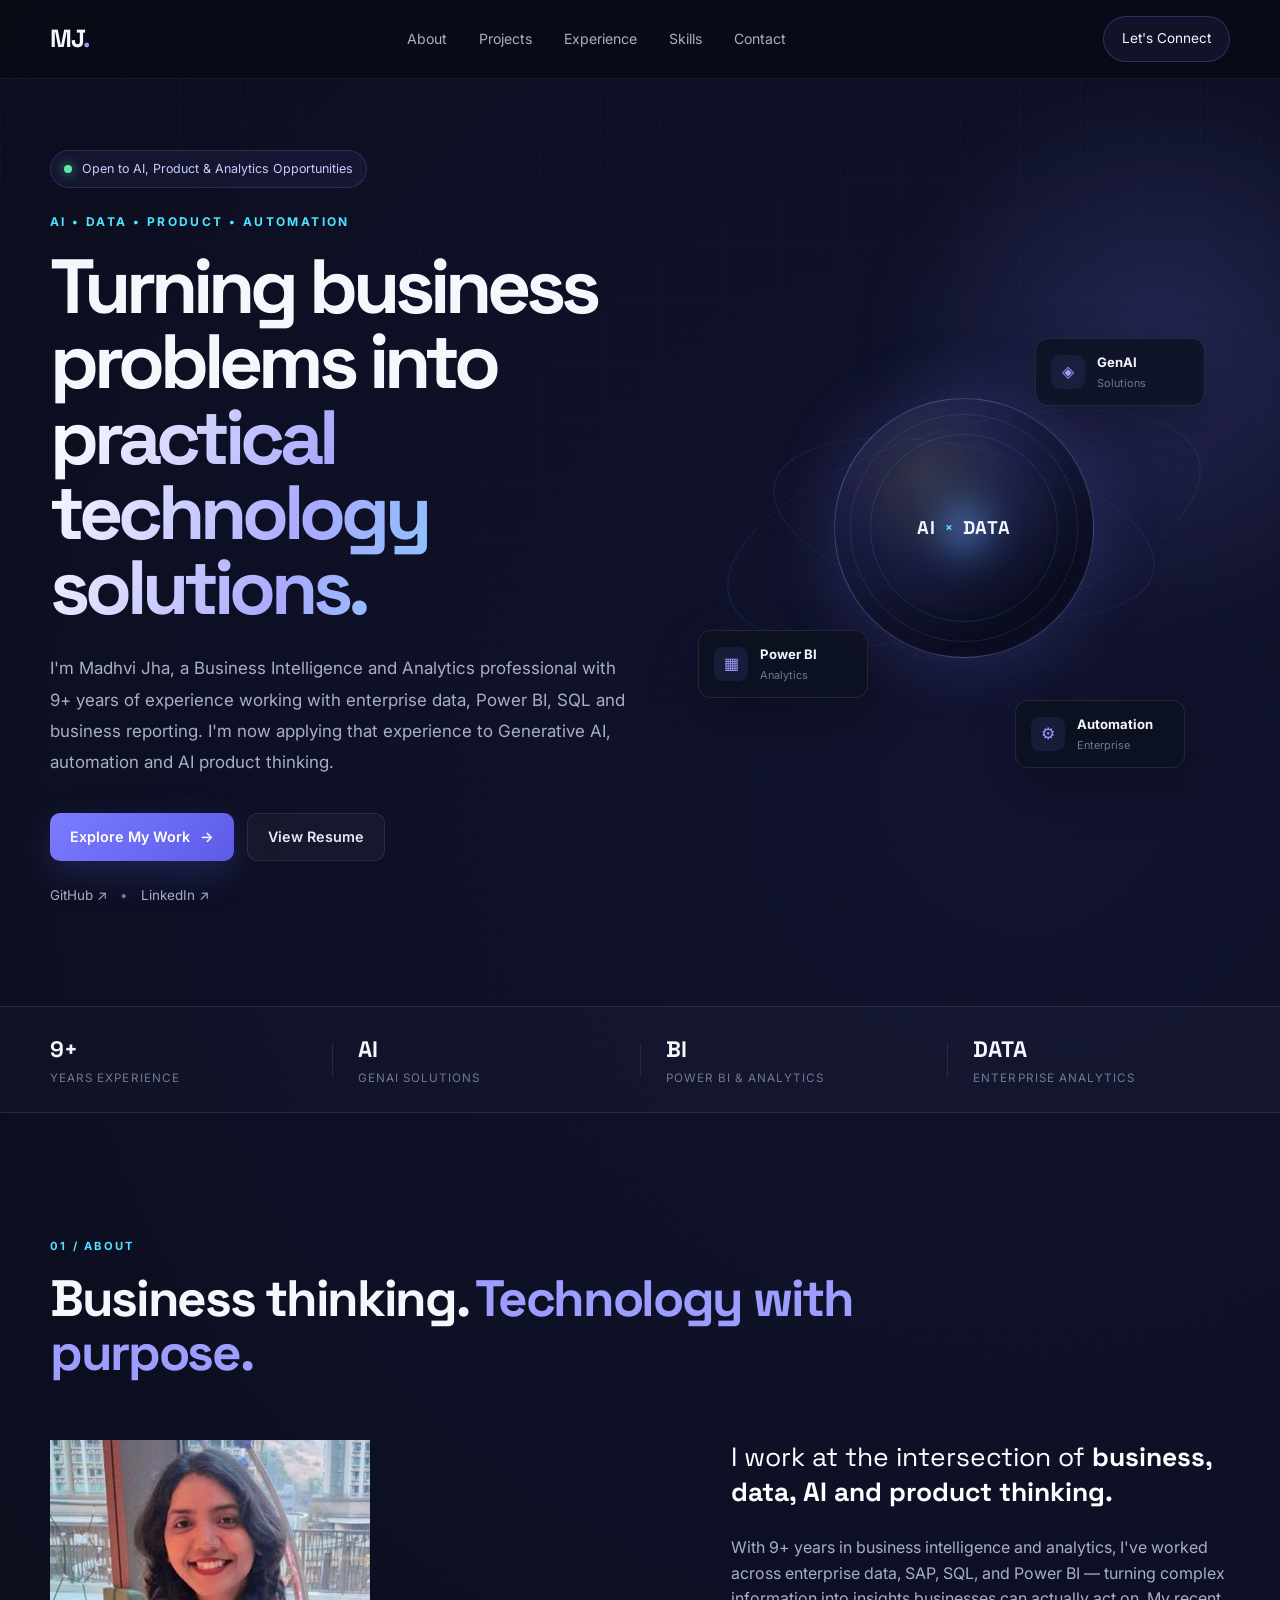
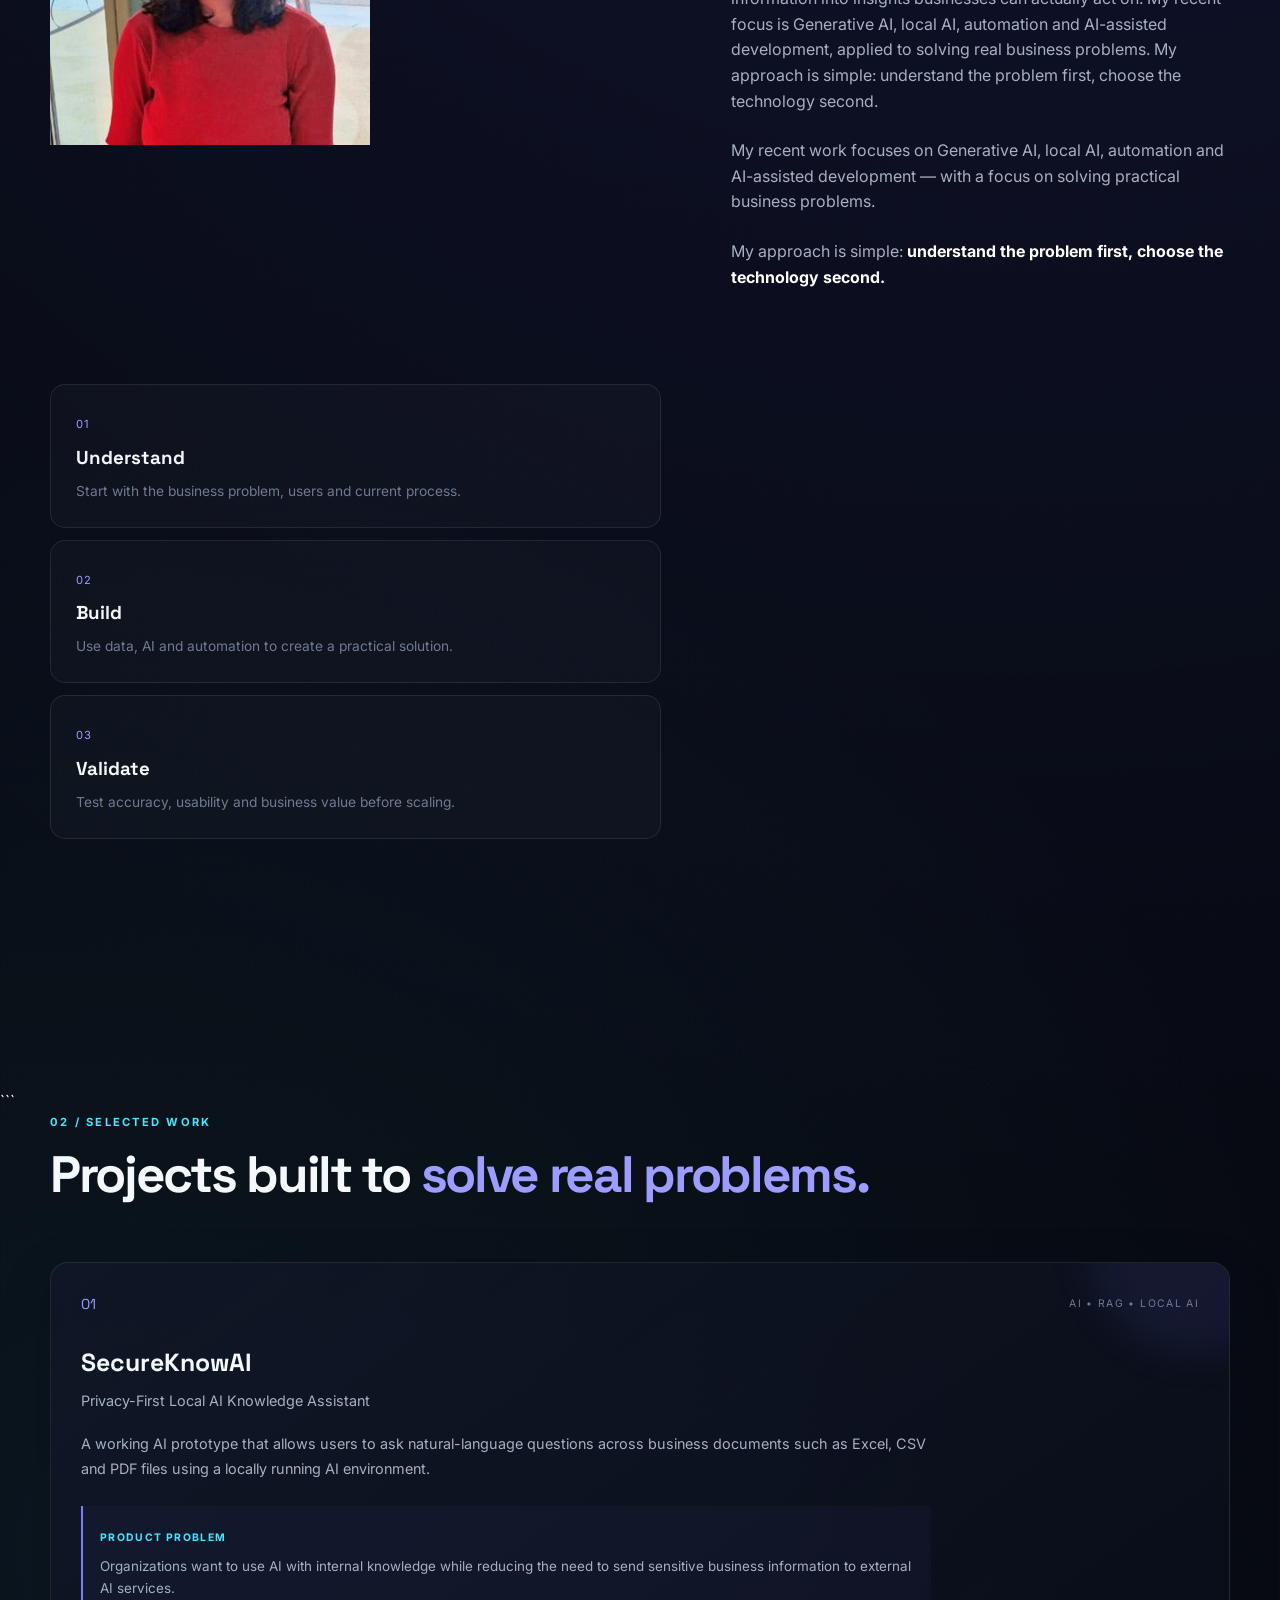
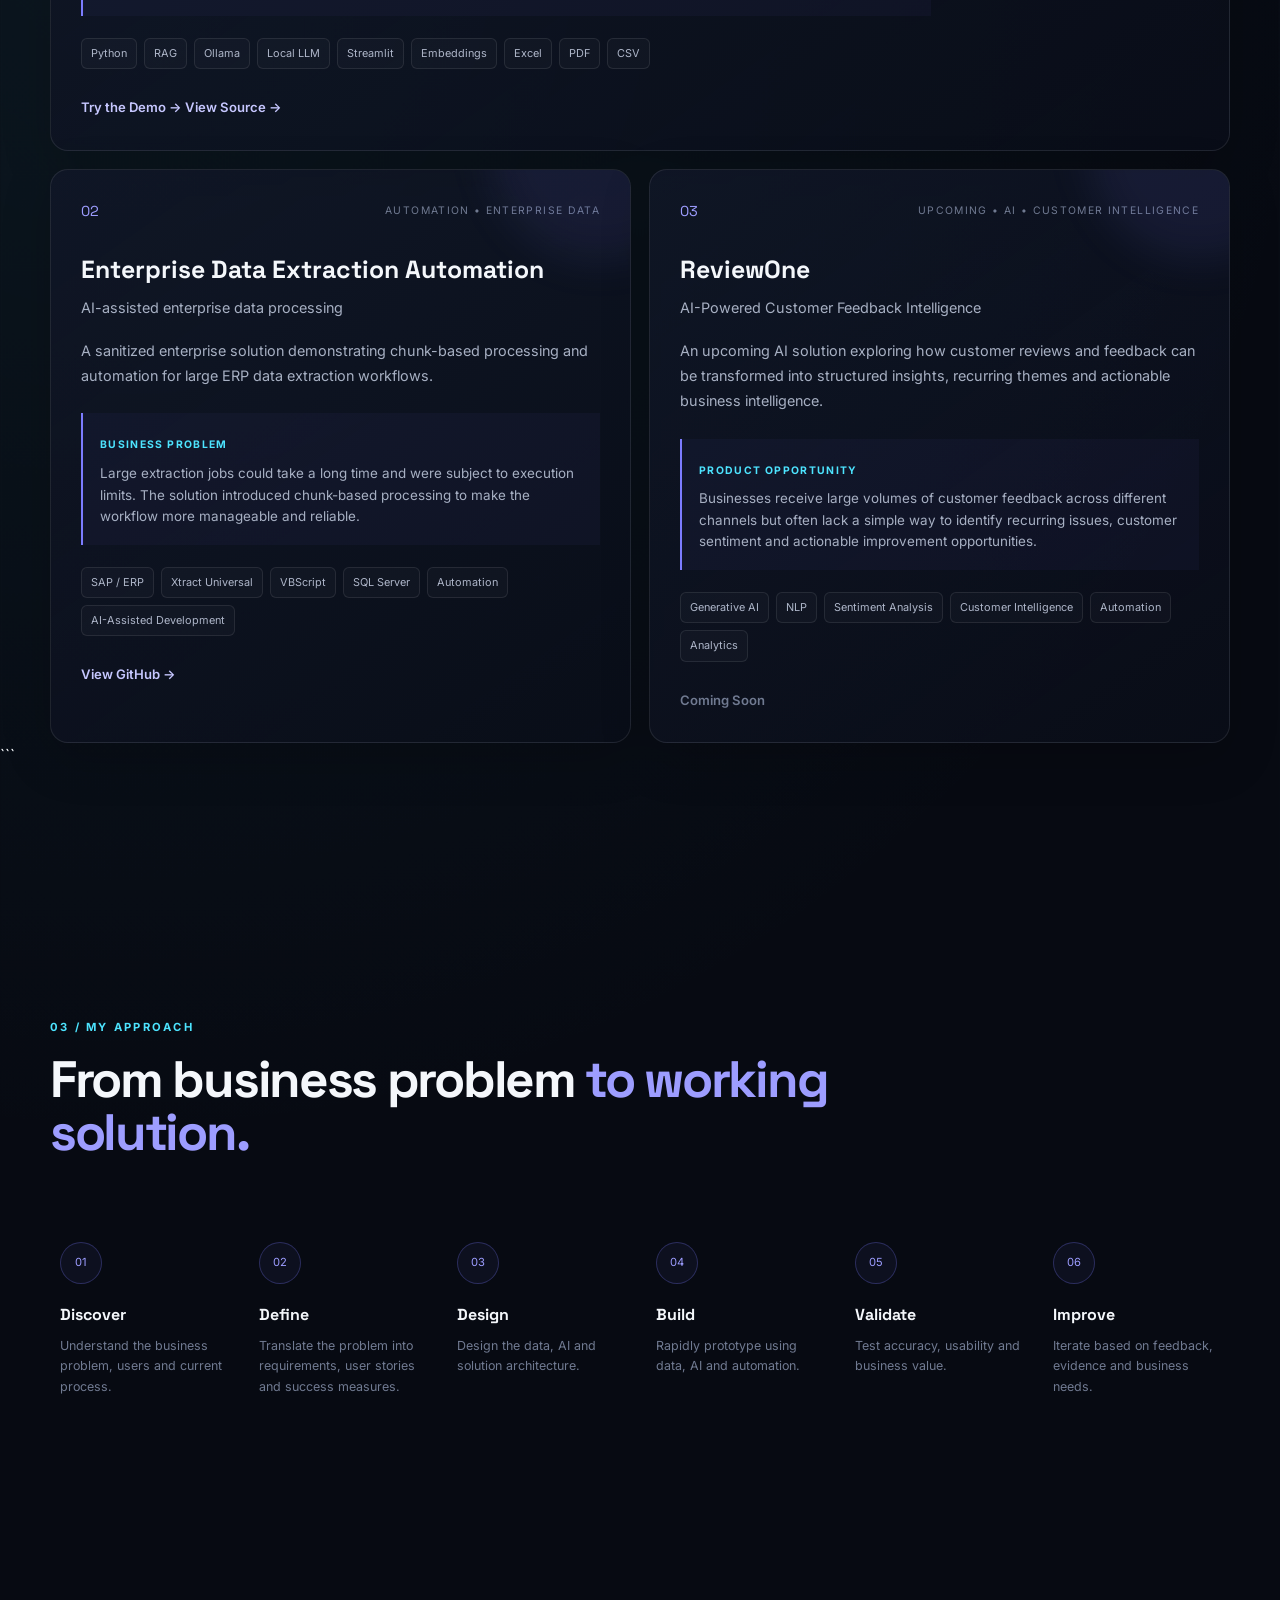
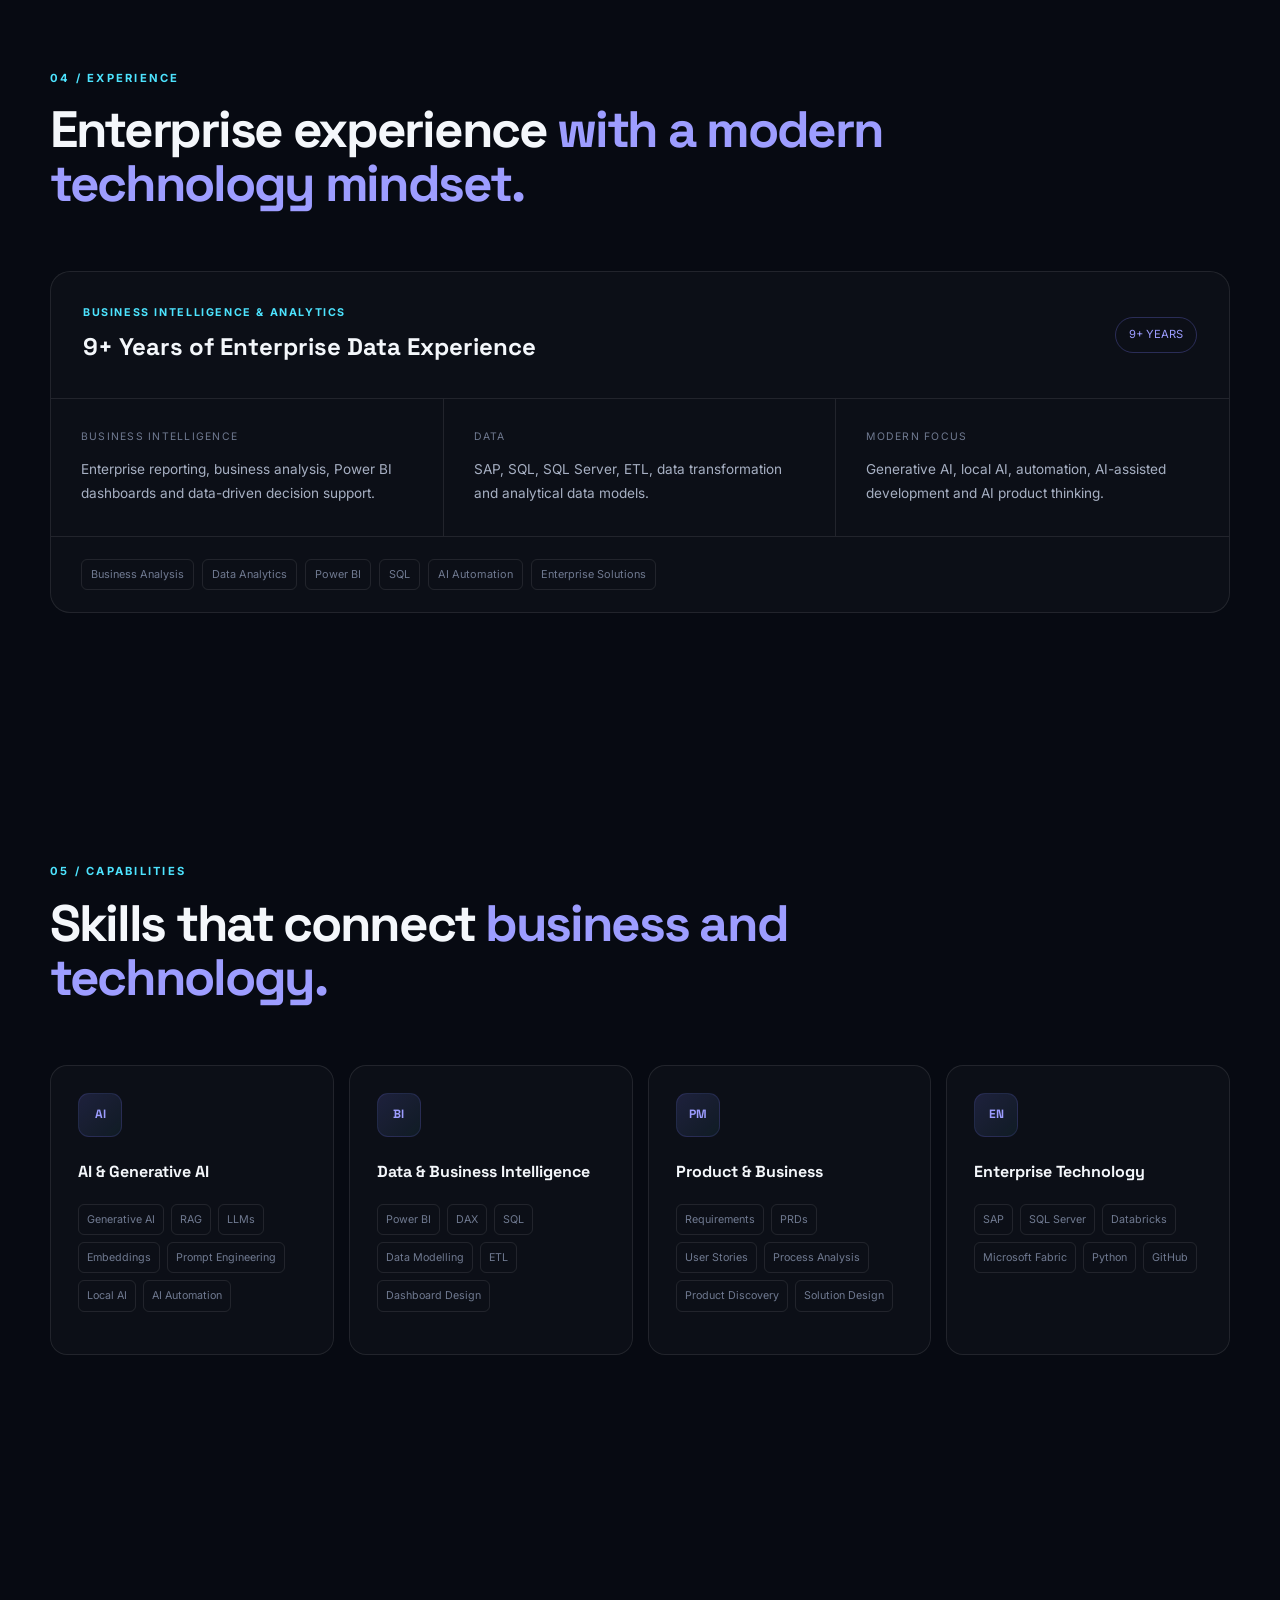
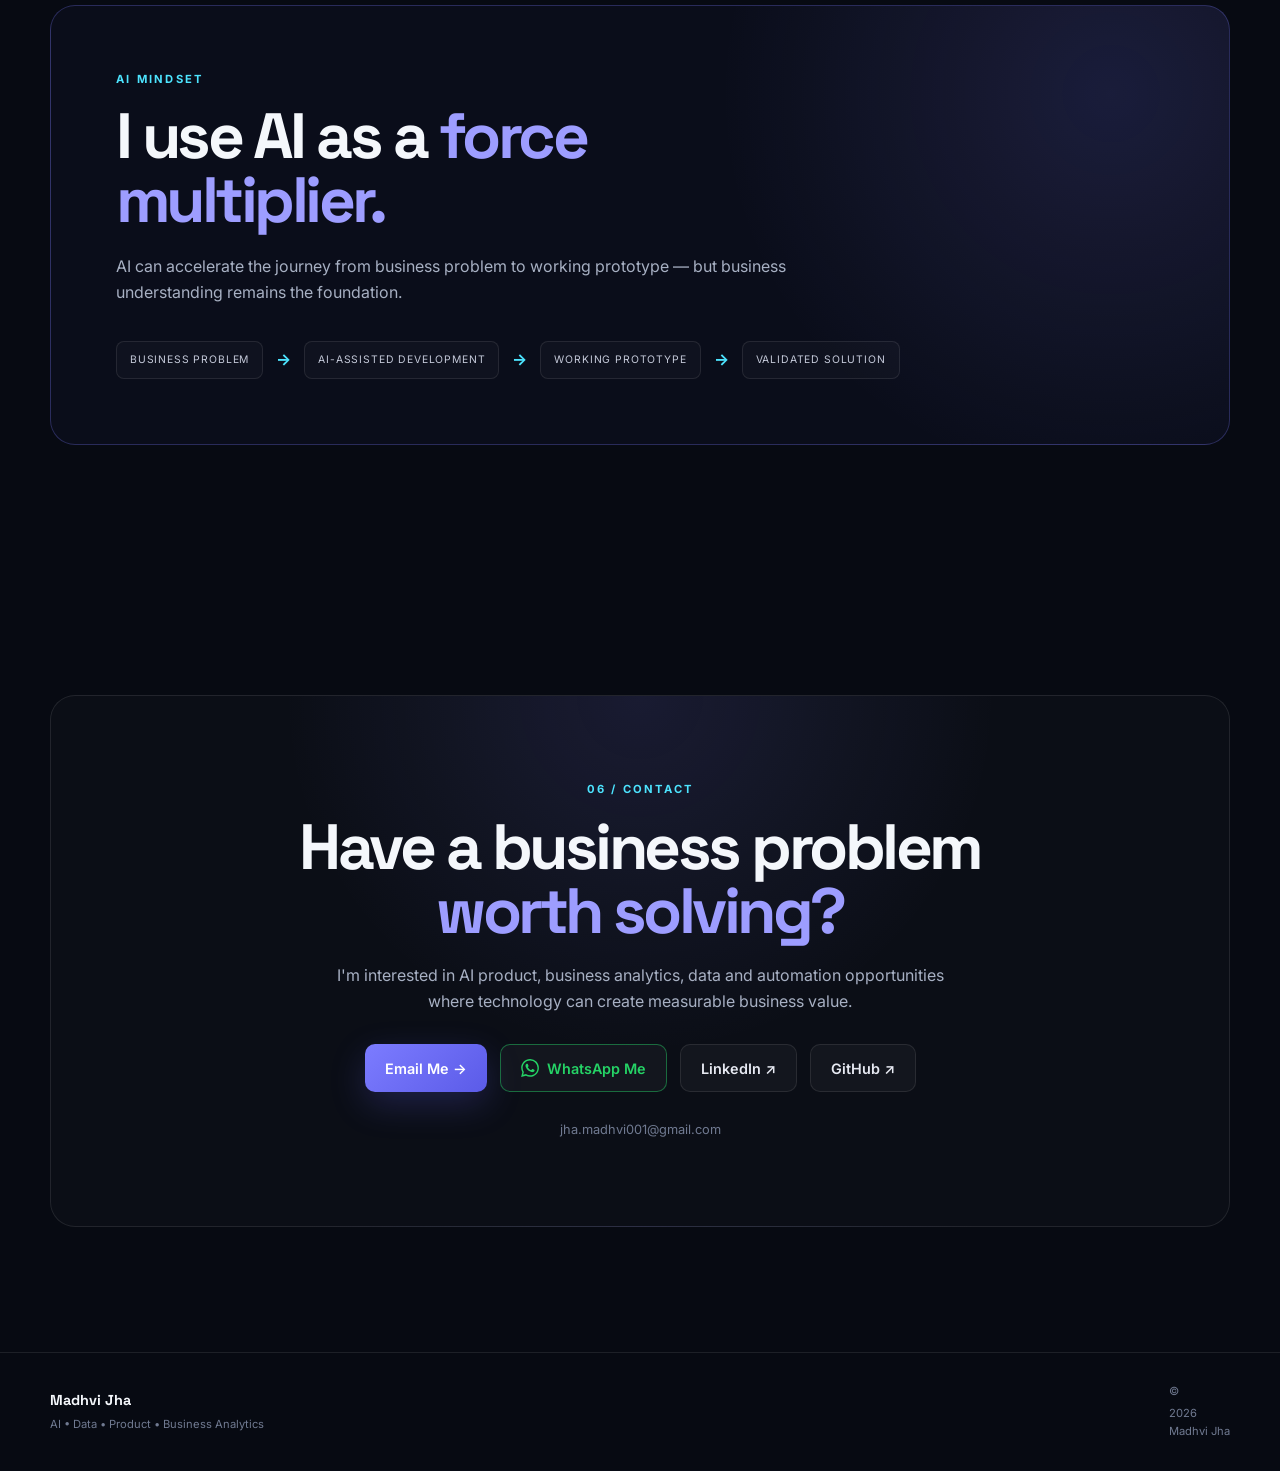
<file: index.html>
<!DOCTYPE html>
<html lang="en">

<head>

    <!-- =====================================================
         BASIC WEBSITE INFORMATION
         ===================================================== -->

    <!-- Allows the browser to correctly display characters -->
    <meta charset="UTF-8">

    <!-- Makes the website responsive on mobile/tablet -->
    <meta name="viewport" content="width=device-width, initial-scale=1.0">

    <!-- The title shown in the browser tab -->
    <title>Madhvi Jha | AI, Data & Product</title>

    <!-- Description used by search engines and previews -->
    <meta
        name="description"
        content="Madhvi Jha — AI, Data, Product and Business Analytics professional building practical technology solutions."
    >

    <!--
        IMPORTANT:

        We will create style.css in Part 2.

        This line tells the browser:
        "Use style.css to make this HTML beautiful."
    -->
    <link rel="stylesheet" href="style.css">


    <!-- =====================================================
         GOOGLE FONTS
         ===================================================== -->

    <link rel="preconnect" href="https://fonts.googleapis.com">

    <link rel="preconnect" href="https://fonts.gstatic.com" crossorigin>

    <link
        href="https://fonts.googleapis.com/css2?family=Inter:wght@400;500;600;700;800&family=Space+Grotesk:wght@500;600;700&display=swap"
        rel="stylesheet"
    >

</head>


<body>


<!-- =========================================================
     NAVIGATION BAR
     =========================================================

     This is the menu at the top of the website.

     Clicking:

     About      → goes to About section
     Projects   → goes to Projects section
     Experience → goes to Experience section
     Skills     → goes to Skills section
     Contact    → goes to Contact section

     We will make this look premium in style.css.
========================================================= -->

<header class="navbar">

    <div class="nav-container">


        <!-- Your initials / personal brand -->

        <a href="#home" class="logo">
            MJ<span>.</span>
        </a>


        <!-- Main navigation -->

        <nav class="nav-links">

            <a href="#about">
                About
            </a>

            <a href="#projects">
                Projects
            </a>

            <a href="#experience">
                Experience
            </a>

            <a href="#skills">
                Skills
            </a>

            <a href="#contact">
                Contact
            </a>

        </nav>


        <!-- Call-to-action button -->

        <a href="#contact" class="nav-button">
            Let's Connect
        </a>

    </div>

</header>



<!-- =========================================================
     HERO SECTION
     =========================================================

     This is the FIRST thing a recruiter sees.

     The objective is NOT to write your entire resume here.

     We want the recruiter to immediately understand:

     WHO YOU ARE
     WHAT YOU DO
     WHAT KIND OF PROBLEMS YOU SOLVE
========================================================= -->

<section id="home" class="hero">


    <!-- Decorative background -->

    <div class="hero-background"></div>


    <div class="hero-container">


        <!-- =================================================
             LEFT SIDE — YOUR INTRODUCTION
        ================================================= -->

        <div class="hero-content">


            <!-- Availability badge -->

            <div class="status-badge">

                <span class="status-dot"></span>

                Open to AI, Product & Analytics Opportunities

            </div>


            <!-- Small category label -->

            <p class="eyebrow">

                AI • DATA • PRODUCT • AUTOMATION

            </p>


            <!-- Main headline -->

            <h1>

                Turning business problems into

                <span>
                    practical technology solutions.
                </span>

            </h1>


            <!-- Short professional introduction -->

            <p class="hero-description">

                I'm Madhvi Jha, a Business Intelligence and Analytics
                professional with 9+ years of experience working with
                enterprise data, Power BI, SQL and business reporting.

                I'm now applying that experience to Generative AI,
                automation and AI product thinking.

            </p>


            <!-- Main buttons -->

            <div class="hero-buttons">


                <!-- Scroll to projects -->

                <a
                    href="#projects"
                    class="primary-button"
                >

                    Explore My Work

                    <span>
                        →
                    </span>

                </a>


                <!--
                    RESUME BUTTON

                    We will upload your resume later.

                    The final path will be:

                    assets/Madhvi-Jha-Resume.pdf

                    Do not worry about it now.
                -->

                <a
                    href="assets/Madhvi-Jha-Resume.pdf"
                    class="secondary-button"
                    target="_blank"
                >

                    View Resume

                </a>

            </div>


            <!-- External profile links -->

            <div class="hero-links">


                <!-- GitHub -->

                <a
                    href="https://github.com/Mad-16"
                    target="_blank"
                    rel="noopener noreferrer"
                >

                    GitHub ↗

                </a>


                <span>
                    •
                </span>


                <!--
                    IMPORTANT:

                    We will replace YOUR_LINKEDIN_URL
                    with your actual LinkedIn URL later.
                -->

                <a
                    href="https://www.linkedin.com/in/madhvi-jha/"
                    target="_blank"
                    rel="noopener noreferrer"
                >

                    LinkedIn ↗

                </a>

            </div>

        </div>



        <!-- =================================================
             RIGHT SIDE — VISUAL
             =================================================

             This is not a photograph.

             It will become an animated AI/Data visual
             when we create style.css.

             This makes the landing page feel like a
             modern technology portfolio rather than a CV.
        ================================================= -->

        <div class="hero-visual">


            <div class="orbit orbit-one"></div>

            <div class="orbit orbit-two"></div>


            <!-- Central AI/Data visual -->

            <div class="ai-core">

                <div class="core-glow"></div>

                <div class="core-text">

                    <span>
                        AI
                    </span>

                    <small>
                        ×
                    </small>

                    <span>
                        DATA
                    </span>

                </div>

            </div>


            <!-- Floating technology cards -->

            <div class="floating-card card-one">

                <span class="card-icon">
                    ◈
                </span>

                <div>

                    <strong>
                        GenAI
                    </strong>

                    <small>
                        Solutions
                    </small>

                </div>

            </div>


            <div class="floating-card card-two">

                <span class="card-icon">
                    ▦
                </span>

                <div>

                    <strong>
                        Power BI
                    </strong>

                    <small>
                        Analytics
                    </small>

                </div>

            </div>


            <div class="floating-card card-three">

                <span class="card-icon">
                    ⚙
                </span>

                <div>

                    <strong>
                        Automation
                    </strong>

                    <small>
                        Enterprise
                    </small>

                </div>

            </div>

        </div>

    </div>

</section>



<!-- =========================================================
     QUICK VALUE BAR
     =========================================================

     This gives recruiters a quick snapshot.

     Instead of making them read paragraphs,
     they immediately see:

     9+ Years
     AI
     BI
     Business Problems
========================================================= -->

<section class="value-bar">

    <div class="value-container">


        <div class="value-item">

            <strong>
                9+
            </strong>

            <span>
                Years Experience
            </span>

        </div>


        <div class="value-divider"></div>


        <div class="value-item">

            <strong>
                AI
            </strong>

            <span>
                GenAI Solutions
            </span>

        </div>


        <div class="value-divider"></div>


        <div class="value-item">

            <strong>
                BI
            </strong>

            <span>
                Power BI & Analytics
            </span>

        </div>


        <div class="value-divider"></div>


        <div class="value-item">

            <strong>
                DATA
            </strong>

            <span>
                Enterprise Analytics
            </span>

        </div>

    </div>

</section>



<!-- =========================================================
     ABOUT SECTION
========================================================= -->

<section id="about" class="section about-section">


    <div class="section-container">


        <!-- Section heading -->

        <div class="section-heading">

            <p class="section-number">
                01 / ABOUT
            </p>

            <h2>

                Business thinking.

                <span>
                    Technology with purpose.
                </span>

            </h2>

        </div>



        <div class="about-grid">


    <!-- Profile Photo -->

    <div class="about-photo">

        <img
            src="assets/madhvi-profile.jpg"
            alt="Madhvi Jha"
        >

    </div>


    <!-- Main introduction -->

            <div class="about-main">


                <p class="large-text">

                    I work at the intersection of

                    <strong>
                        business, data, AI and product thinking.
                    </strong>

                </p>


                <p>

                    With 9+ years in business intelligence and analytics, 
                    I've worked across enterprise data, SAP, SQL, and Power BI — turning complex information
                     into insights businesses can actually act on.

                     My recent focus is Generative AI, local AI, automation
                     and AI-assisted development, applied to solving real business problems.

My approach is simple: understand the problem first, choose the technology second.

                </p>


                <p>

                    My recent work focuses on Generative AI,
                    local AI, automation and AI-assisted development —
                    with a focus on solving practical business problems.

                </p>


                <p>

                    My approach is simple:

                    <strong>
                        understand the problem first,
                        choose the technology second.
                    </strong>

                </p>

            </div>



            <!-- Three principles -->

            <div class="about-principles">


                <div class="principle-card">

                    <span>
                        01
                    </span>

                    <h3>
                        Understand
                    </h3>

                    <p>

                        Start with the business problem,
                        users and current process.

                    </p>

                </div>



                <div class="principle-card">

                    <span>
                        02
                    </span>

                    <h3>
                        Build
                    </h3>

                    <p>

                        Use data, AI and automation to
                        create a practical solution.

                    </p>

                </div>



                <div class="principle-card">

                    <span>
                        03
                    </span>

                    <h3>
                        Validate
                    </h3>

                    <p>

                        Test accuracy, usability and
                        business value before scaling.

                    </p>

                </div>

            </div>

        </div>

    </div>

</section>



<!-- =========================================================
     PROJECTS SECTION
     =========================================================

     01 — SecureKnowAI
          WORKING AI / RAG PROTOTYPE

     02 — Enterprise Data Extraction Automation
          COMPLETED GITHUB PROJECT

     03 — ReviewOne
          UPCOMING PROJECT

     Sales & Delivery Intelligence Dashboard has been removed.
========================================================= -->

<section id="projects" class="section projects-section">

```
<div class="section-container">

    <div class="section-heading">

        <p class="section-number">
            02 / SELECTED WORK
        </p>

        <h2>
            Projects built to
            <span>
                solve real problems.
            </span>
        </h2>

        

    </div>


    <div class="projects-grid">


        <!-- =================================================
             PROJECT 01
             FEATURED AI PROJECT — SECUREKNOWAI
        ================================================= -->

        <article class="project-card featured-project">

            <div class="project-top">

                <span class="project-number">
                    01
                </span>

                <span class="project-label">
                    AI • RAG • LOCAL AI
                </span>

            </div>


            <div class="project-content">

                <h3>
                    SecureKnowAI
                </h3>

                <p class="project-subtitle">

                    Privacy-First Local AI Knowledge Assistant

                </p>


                <p>

                    A working AI prototype that allows users to ask
                    natural-language questions across business
                    documents such as Excel, CSV and PDF files using
                    a locally running AI environment.

                </p>


                <!-- Product problem -->

                <div class="project-problem">

                    <span>
                        PRODUCT PROBLEM
                    </span>

                    <p>

                        Organizations want to use AI with internal
                        knowledge while reducing the need to send
                        sensitive business information to external
                        AI services.

                    </p>

                </div>


                <!-- Technology -->

                <div class="tech-tags">

                    <span>
                        Python
                    </span>

                    <span>
                        RAG
                    </span>

                    <span>
                        Ollama
                    </span>

                    <span>
                        Local LLM
                    </span>

                    <span>
                        Streamlit
                    </span>

                    <span>
                        Embeddings
                    </span>

                    <span>
                        Excel
                    </span>

                    <span>
                        PDF
                    </span>

                    <span>
                        CSV
                    </span>

                </div>


                <!-- Project actions -->

                <div class="project-actions">

                    <!--
                        IMPORTANT:

                        This page will be created next.

                        For now the link points to the future
                        SecureKnowAI demonstration page.
                    -->

                    <a
                        href="website-demo/secureknowai-demo.html"
                        class="project-link"
                    >

                        Try the Demo →

                    </a>


                    <a
                        href="https://github.com/Mad-16/SecureKnowAI"
                        target="_blank"
                        rel="noopener noreferrer"
                        class="project-link"
                    >

                        View Source →

                    </a>

                </div>

            </div>

        </article>



        <!-- =================================================
             PROJECT 02
             COMPLETED GITHUB PROJECT
        ================================================= -->

        <article class="project-card">

            <div class="project-top">

                <span class="project-number">
                    02
                </span>

                <span class="project-label">
                    AUTOMATION • ENTERPRISE DATA
                </span>

            </div>


            <div class="project-content">

                <h3>
                    Enterprise Data Extraction Automation
                </h3>


                <p class="project-subtitle">

                    AI-assisted enterprise data processing

                </p>


                <p>

                    A sanitized enterprise solution demonstrating
                    chunk-based processing and automation for large
                    ERP data extraction workflows.

                </p>


                <div class="project-problem">

                    <span>
                        BUSINESS PROBLEM
                    </span>

                    <p>

                        Large extraction jobs could take a long time
                        and were subject to execution limits. The
                        solution introduced chunk-based processing
                        to make the workflow more manageable and
                        reliable.

                    </p>

                </div>


                <div class="tech-tags">

                    <span>
                        SAP / ERP
                    </span>

                    <span>
                        Xtract Universal
                    </span>

                    <span>
                        VBScript
                    </span>

                    <span>
                        SQL Server
                    </span>

                    <span>
                        Automation
                    </span>

                    <span>
                        AI-Assisted Development
                    </span>

                </div>


                <div class="project-actions">

                    <a
                        href="https://github.com/Mad-16/ai-enterprise-data-extraction"
                        target="_blank"
                        rel="noopener noreferrer"
                        class="project-link"
                    >

                        View GitHub →

                    </a>

                </div>

            </div>

        </article>



        <!-- =================================================
             PROJECT 03
             UPCOMING PROJECT — REVIEWONE
        ================================================= -->

        <article class="project-card upcoming-project">

            <div class="project-top">

                <span class="project-number">
                    03
                </span>

                <span class="project-label">
                    UPCOMING • AI • CUSTOMER INTELLIGENCE
                </span>

            </div>


            <div class="project-content">

                <h3>
                    ReviewOne
                </h3>


                <p class="project-subtitle">

                    AI-Powered Customer Feedback Intelligence

                </p>


                <p>

                    An upcoming AI solution exploring how customer
                    reviews and feedback can be transformed into
                    structured insights, recurring themes and
                    actionable business intelligence.

                </p>


                <div class="project-problem">

                    <span>
                        PRODUCT OPPORTUNITY
                    </span>

                    <p>

                        Businesses receive large volumes of customer
                        feedback across different channels but often
                        lack a simple way to identify recurring
                        issues, customer sentiment and actionable
                        improvement opportunities.

                    </p>

                </div>


                <div class="tech-tags">

                    <span>
                        Generative AI
                    </span>

                    <span>
                        NLP
                    </span>

                    <span>
                        Sentiment Analysis
                    </span>

                    <span>
                        Customer Intelligence
                    </span>

                    <span>
                        Automation
                    </span>

                    <span>
                        Analytics
                    </span>

                </div>


                <div class="project-actions">

                    <span class="project-link disabled-link">

                        Coming Soon

                    </span>

                </div>

            </div>

        </article>


    </div>

</div>
```

</section>


<!-- =========================================================
     MY APPROACH / PRODUCT THINKING
========================================================= -->

<section class="section process-section">


    <div class="section-container">


        <div class="section-heading">


            <p class="section-number">
                03 / MY APPROACH
            </p>


            <h2>

                From business problem

                <span>
                    to working solution.
                </span>

            </h2>

        </div>



        <div class="process-line">


            <!-- STEP 1 -->

            <div class="process-step">

                <div class="process-number">
                    01
                </div>

                <h3>
                    Discover
                </h3>

                <p>

                    Understand the business problem,
                    users and current process.

                </p>

            </div>



            <!-- STEP 2 -->

            <div class="process-step">

                <div class="process-number">
                    02
                </div>

                <h3>
                    Define
                </h3>

                <p>

                    Translate the problem into requirements,
                    user stories and success measures.

                </p>

            </div>



            <!-- STEP 3 -->

            <div class="process-step">

                <div class="process-number">
                    03
                </div>

                <h3>
                    Design
                </h3>

                <p>

                    Design the data, AI and solution architecture.

                </p>

            </div>



            <!-- STEP 4 -->

            <div class="process-step">

                <div class="process-number">
                    04
                </div>

                <h3>
                    Build
                </h3>

                <p>

                    Rapidly prototype using data,
                    AI and automation.

                </p>

            </div>



            <!-- STEP 5 -->

            <div class="process-step">

                <div class="process-number">
                    05
                </div>

                <h3>
                    Validate
                </h3>

                <p>

                    Test accuracy, usability and
                    business value.

                </p>

            </div>



            <!-- STEP 6 -->

            <div class="process-step">

                <div class="process-number">
                    06
                </div>

                <h3>
                    Improve
                </h3>

                <p>

                    Iterate based on feedback,
                    evidence and business needs.

                </p>

            </div>


        </div>

    </div>

</section>



<!-- =========================================================
     EXPERIENCE
========================================================= -->

<section id="experience" class="section experience-section">


    <div class="section-container">


        <div class="section-heading">

            <p class="section-number">
                04 / EXPERIENCE
            </p>


            <h2>

                Enterprise experience

                <span>
                    with a modern technology mindset.
                </span>

            </h2>

        </div>



        <div class="experience-card">


            <!-- Header -->

            <div class="experience-header">


                <div>


                    <p class="experience-company">
                        BUSINESS INTELLIGENCE & ANALYTICS
                    </p>


                    <h3>

                        9+ Years of Enterprise Data Experience

                    </h3>

                </div>


                <span class="experience-badge">
                    9+ YEARS
                </span>

            </div>



            <!-- Three columns -->

            <div class="experience-body">


                <div class="experience-column">


                    <span class="column-label">
                        BUSINESS INTELLIGENCE
                    </span>


                    <p>

                        Enterprise reporting, business analysis,
                        Power BI dashboards and data-driven
                        decision support.

                    </p>

                </div>



                <div class="experience-column">


                    <span class="column-label">
                        DATA
                    </span>


                    <p>

                        SAP, SQL, SQL Server, ETL,
                        data transformation and
                        analytical data models.

                    </p>

                </div>



                <div class="experience-column">


                    <span class="column-label">
                        MODERN FOCUS
                    </span>


                    <p>

                        Generative AI, local AI,
                        automation, AI-assisted development
                        and AI product thinking.

                    </p>

                </div>

            </div>



            <!-- Skill keywords -->

            <div class="experience-footer">


                <span>
                    Business Analysis
                </span>


                <span>
                    Data Analytics
                </span>


                <span>
                    Power BI
                </span>


                <span>
                    SQL
                </span>


                <span>
                    AI Automation
                </span>


                <span>
                    Enterprise Solutions
                </span>

            </div>

        </div>

    </div>

</section>



<!-- =========================================================
     SKILLS
========================================================= -->

<section id="skills" class="section skills-section">


    <div class="section-container">


        <div class="section-heading">


            <p class="section-number">
                05 / CAPABILITIES
            </p>


            <h2>

                Skills that connect

                <span>
                    business and technology.
                </span>

            </h2>

        </div>



        <div class="skills-grid">



            <!-- AI -->

            <div class="skill-card">


                <div class="skill-icon">
                    AI
                </div>


                <h3>
                    AI & Generative AI
                </h3>


                <div class="skill-list">


                    <span>
                        Generative AI
                    </span>


                    <span>
                        RAG
                    </span>


                    <span>
                        LLMs
                    </span>


                    <span>
                        Embeddings
                    </span>


                    <span>
                        Prompt Engineering
                    </span>


                    <span>
                        Local AI
                    </span>


                    <span>
                        AI Automation
                    </span>


                </div>

            </div>



            <!-- BI -->

            <div class="skill-card">


                <div class="skill-icon">
                    BI
                </div>


                <h3>
                    Data & Business Intelligence
                </h3>


                <div class="skill-list">


                    <span>
                        Power BI
                    </span>


                    <span>
                        DAX
                    </span>


                    <span>
                        SQL
                    </span>


                    <span>
                        Data Modelling
                    </span>


                    <span>
                        ETL
                    </span>


                    <span>
                        Dashboard Design
                    </span>


                </div>

            </div>



            <!-- PRODUCT -->

            <div class="skill-card">


                <div class="skill-icon">
                    PM
                </div>


                <h3>
                    Product & Business
                </h3>


                <div class="skill-list">


                    <span>
                        Requirements
                    </span>


                    <span>
                        PRDs
                    </span>


                    <span>
                        User Stories
                    </span>


                    <span>
                        Process Analysis
                    </span>


                    <span>
                        Product Discovery
                    </span>


                    <span>
                        Solution Design
                    </span>


                </div>

            </div>



            <!-- ENTERPRISE -->

            <div class="skill-card">


                <div class="skill-icon">
                    EN
                </div>


                <h3>
                    Enterprise Technology
                </h3>


                <div class="skill-list">


                    <span>
                        SAP
                    </span>


                    <span>
                        SQL Server
                    </span>


                    <span>
                        Databricks
                    </span>


                    <span>
                        Microsoft Fabric
                    </span>


                    <span>
                        Python
                    </span>


                    <span>
                        GitHub
                    </span>


                </div>

            </div>


        </div>

    </div>

</section>



<!-- =========================================================
     AI MINDSET
========================================================= -->

<section class="section mindset-section">


    <div class="section-container">


        <div class="mindset-box">


            <p class="section-number">
                AI MINDSET
            </p>


            <h2>

                I use AI as a

                <span>
                    force multiplier.
                </span>

            </h2>


            <p>

                AI can accelerate the journey from
                business problem to working prototype —
                but business understanding remains the foundation.

            </p>


            <!-- Process -->

            <div class="mindset-flow">


                <span>
                    BUSINESS PROBLEM
                </span>


                <strong>
                    →
                </strong>


                <span>
                    AI-ASSISTED DEVELOPMENT
                </span>


                <strong>
                    →
                </strong>


                <span>
                    WORKING PROTOTYPE
                </span>


                <strong>
                    →
                </strong>


                <span>
                    VALIDATED SOLUTION
                </span>


            </div>

        </div>

    </div>

</section>



<!-- =========================================================
     CONTACT SECTION
========================================================= -->

<!-- =========================================================
     CONTACT SECTION
========================================================= -->

<section id="contact" class="section contact-section">

    <div class="section-container">

        <div class="contact-box">

            <p class="section-number">
                06 / CONTACT
            </p>

            <h2>
                Have a business problem
                <span>
                    worth solving?
                </span>
            </h2>

            <p>
                I'm interested in AI product, business analytics,
                data and automation opportunities where technology
                can create measurable business value.
            </p>


            <div class="contact-buttons">

                <!-- EMAIL -->
                <a
                    href="mailto:jha.madhvi001@gmail.com"
                    class="primary-button"
                >
                    Email Me →
                </a>


                <!-- WHATSAPP -->
                <a
                    href="https://wa.me/85253016416?text=Hello%20Madhvi%2C%20I%20came%20across%20your%20portfolio%20and%20would%20like%20to%20connect."
                    target="_blank"
                    rel="noopener noreferrer"
                    class="secondary-button whatsapp-button"
                >

                    <!-- WhatsApp icon -->
                    <svg
                        width="18"
                        height="18"
                        viewBox="0 0 24 24"
                        fill="currentColor"
                        aria-hidden="true"
                    >
                        <path d="M20.52 3.48A11.83 11.83 0 0 0 12.07 0C5.55 0 .25 5.3.25 11.82c0 2.08.54 4.11 1.57 5.9L.15 24l6.43-1.64a11.8 11.8 0 0 0 5.49 1.36h.01c6.52 0 11.82-5.3 11.82-11.82 0-3.16-1.23-6.13-3.38-8.42ZM12.08 21.7h-.01a9.84 9.84 0 0 1-5.02-1.37l-.36-.21-3.82.98 1.02-3.72-.23-.38a9.82 9.82 0 0 1-1.5-5.18C2.16 6.39 6.61 1.94 12.08 1.94c2.65 0 5.14 1.03 7.01 2.91a9.85 9.85 0 0 1 2.9 7c0 5.47-4.45 9.92-9.91 9.92Zm5.44-7.43c-.3-.15-1.76-.87-2.03-.97-.27-.1-.47-.15-.67.15-.2.3-.77.97-.95 1.17-.17.2-.35.22-.65.07-.3-.15-1.27-.47-2.42-1.5-.89-.79-1.49-1.76-1.67-2.06-.17-.3-.02-.46.13-.61.14-.14.3-.35.45-.52.15-.17.2-.3.3-.5.1-.2.05-.37-.02-.52-.07-.15-.67-1.61-.92-2.2-.24-.58-.49-.5-.67-.51h-.57c-.2 0-.52.07-.79.37-.27.3-1.04 1.02-1.04 2.49s1.07 2.89 1.22 3.09c.15.2 2.1 3.2 5.09 4.49.71.31 1.27.5 1.7.64.71.23 1.36.2 1.87.12.57-.08 1.76-.72 2.01-1.42.25-.7.25-1.3.17-1.42-.07-.12-.27-.2-.57-.35Z"/>
                    </svg>

                    WhatsApp Me
                </a>


                <!-- LINKEDIN -->
                <a
                    href="https://www.linkedin.com/in/madhvi-jha/"
                    target="_blank"
                    rel="noopener noreferrer"
                    class="secondary-button"
                >
                    LinkedIn ↗
                </a>


                <!-- GITHUB -->
                <a
                    href="https://github.com/Mad-16"
                    target="_blank"
                    rel="noopener noreferrer"
                    class="secondary-button"
                >
                    GitHub ↗
                </a>

            </div>

            <p class="contact-email">
                jha.madhvi001@gmail.com
            </p>

        </div>

    </div>

</section>


<!-- =========================================================
     FOOTER
========================================================= -->

<footer>


    <div class="footer-container">


        <div>

            <strong>
                Madhvi Jha
            </strong>

            <span>
                AI • Data • Product • Business Analytics
            </span>

        </div>


        <div>

            © <span id="year"></span>
            Madhvi Jha

        </div>

    </div>

</footer>



<!-- =========================================================
     JAVASCRIPT
     =========================================================

     We will create script.js in Part 3.

     This line tells the browser to load it.

     It will handle things like:
     - animations
     - smooth interactions
     - dynamic year
========================================================= -->

<script src="script.js"></script>


</body>

</html>
</file>
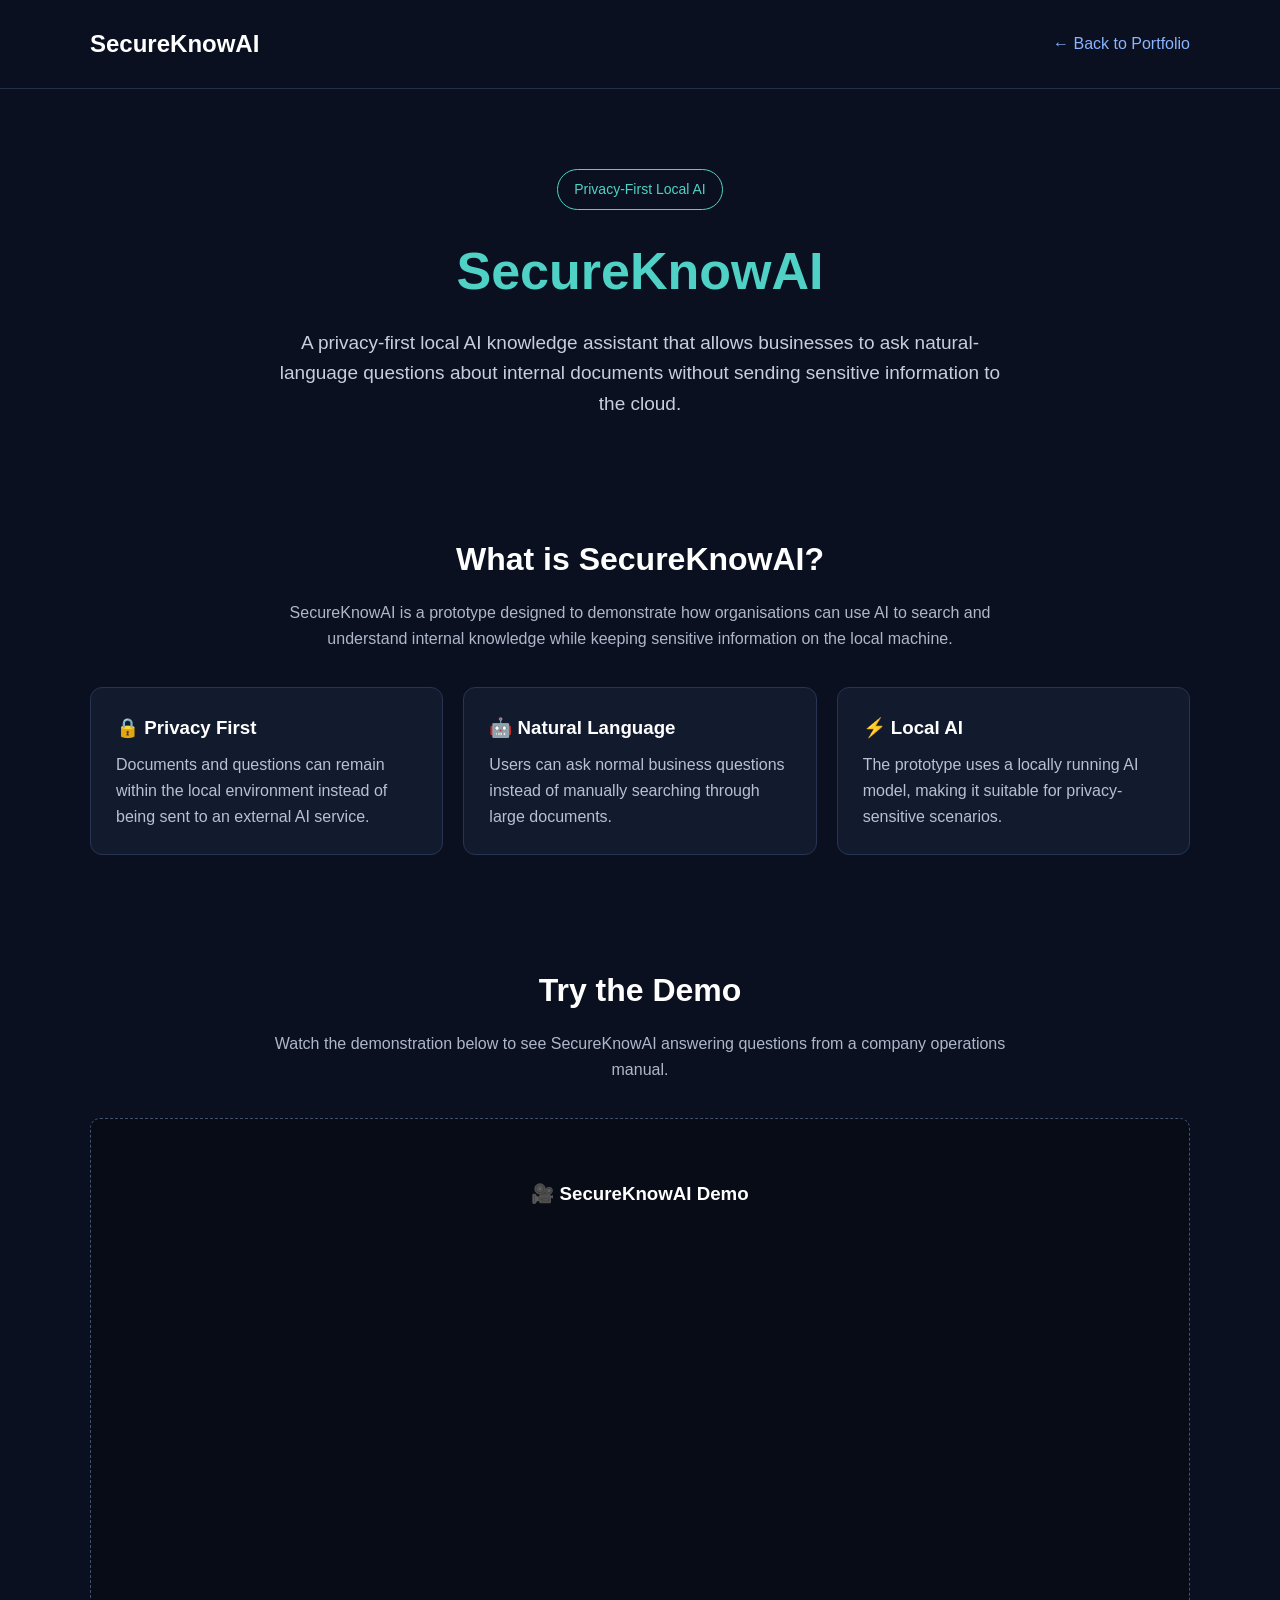
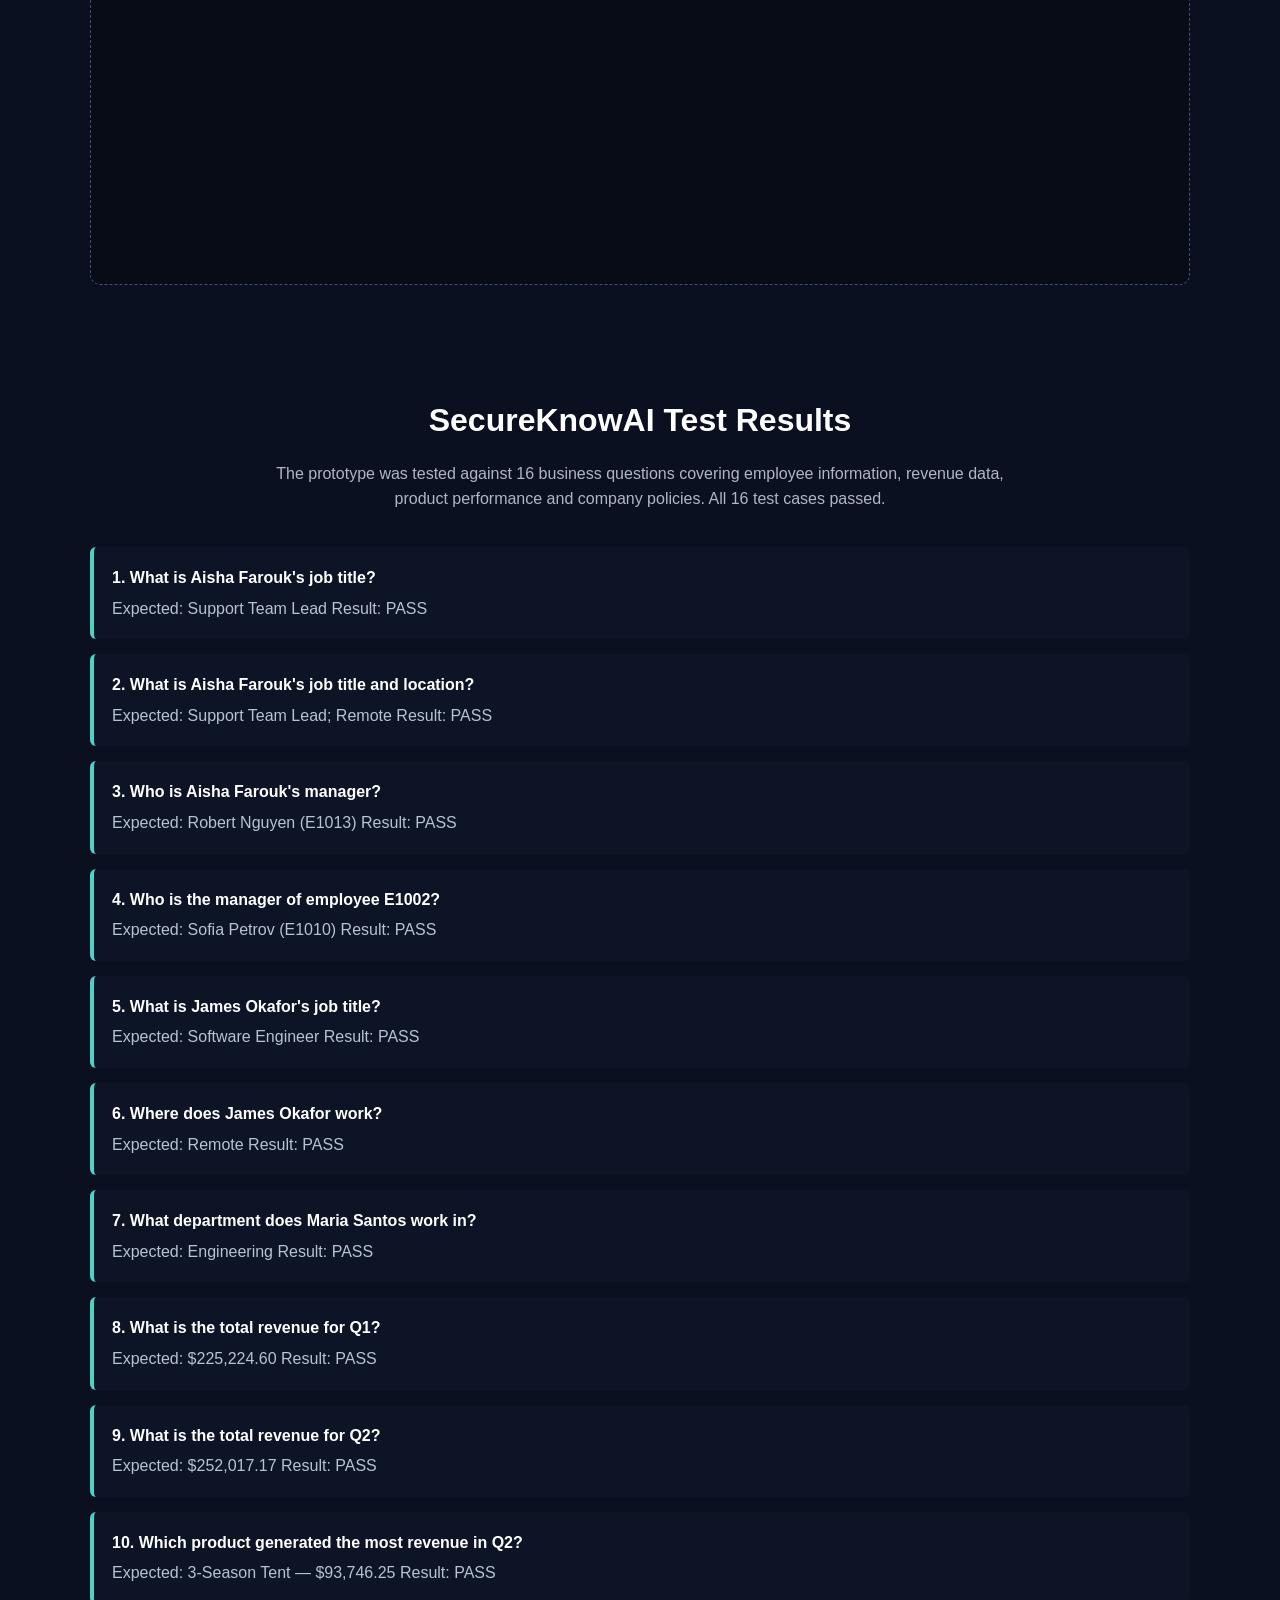
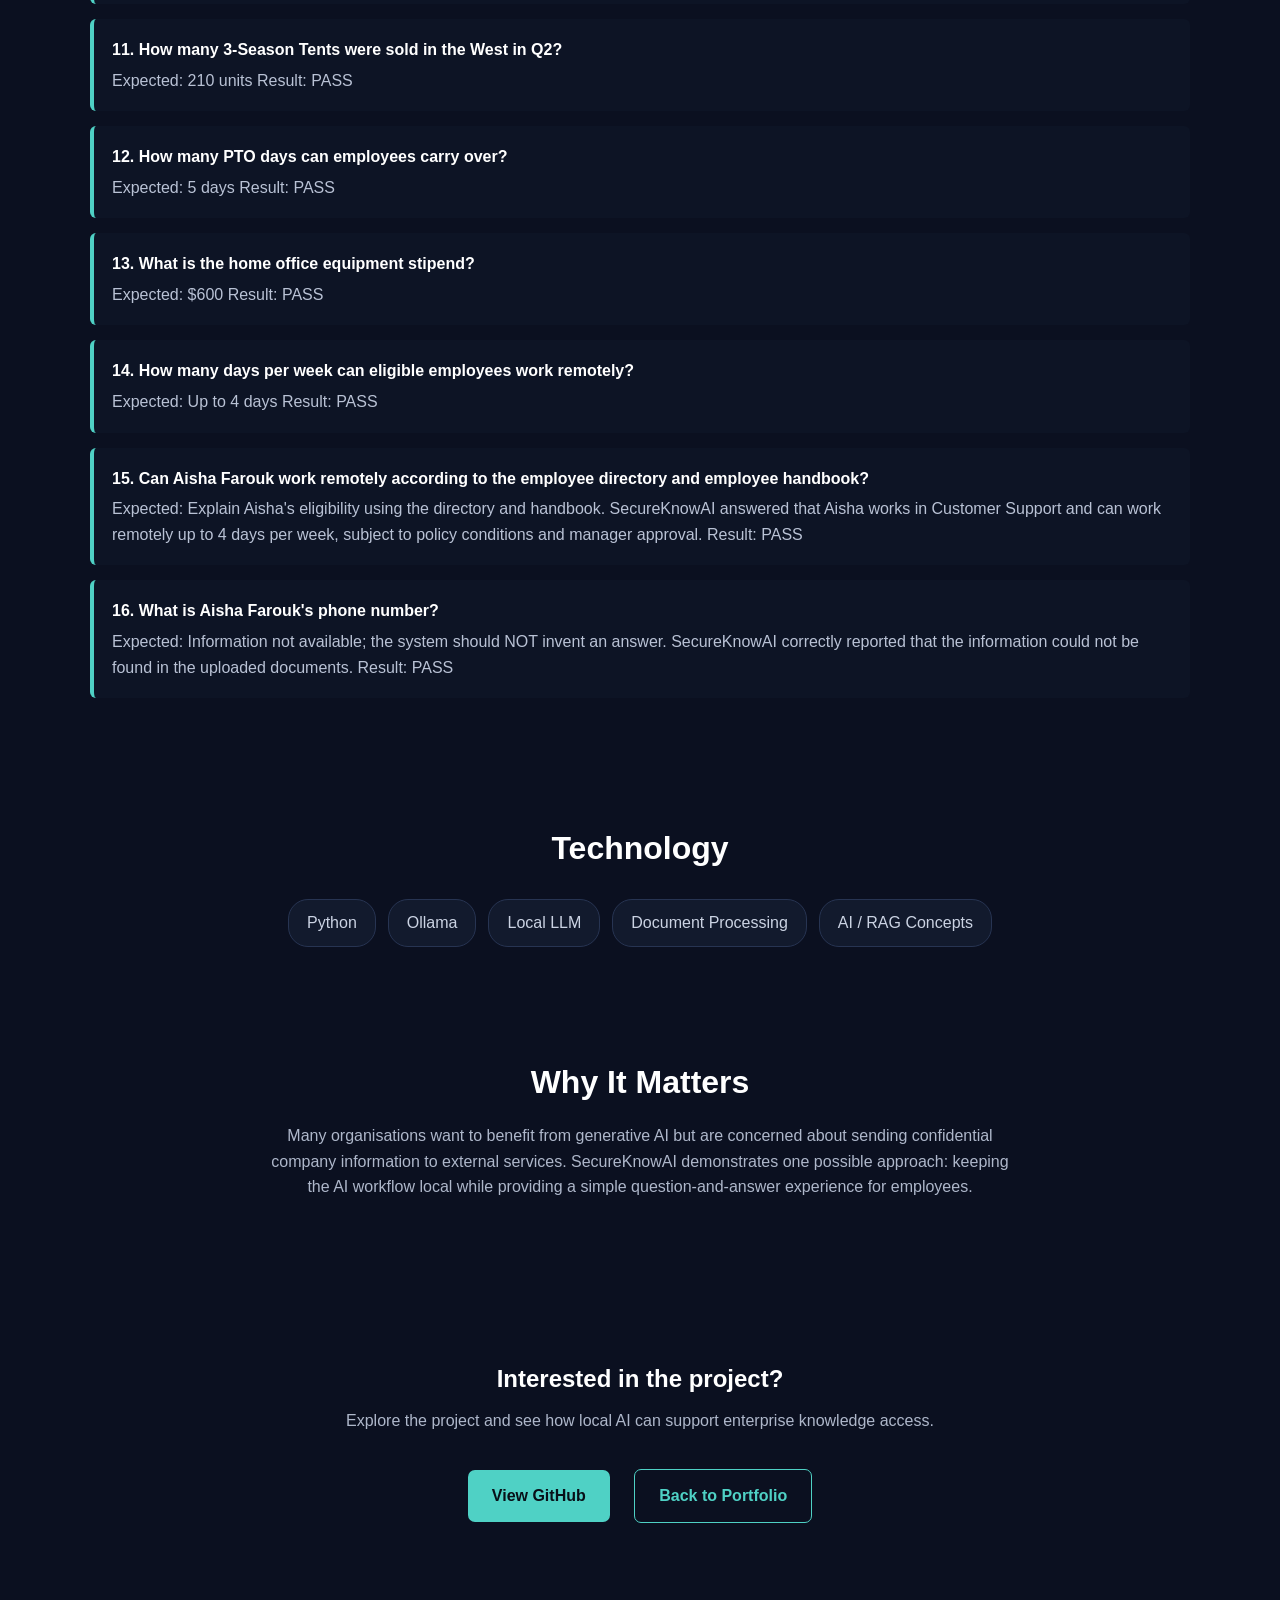
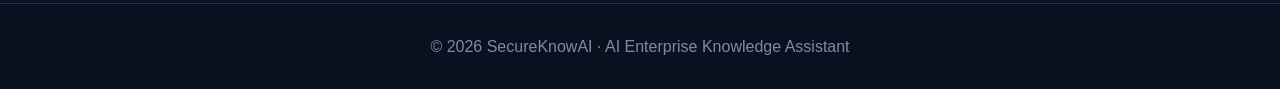
<file: website-demo/secureknowai-demo.html>
<!DOCTYPE html>
<html lang="en">
<head>
    <meta charset="UTF-8">
    <meta name="viewport" content="width=device-width, initial-scale=1.0">

    <title>SecureKnowAI | Privacy-First Local AI</title>

    <style>
        * {
            box-sizing: border-box;
            margin: 0;
            padding: 0;
        }

        body {
            font-family: Arial, sans-serif;
            background: #0b1020;
            color: #ffffff;
            line-height: 1.6;
        }

        .container {
            width: 90%;
            max-width: 1100px;
            margin: auto;
        }

        header {
            padding: 25px 0;
            border-bottom: 1px solid #26304a;
        }

        header .container {
            display: flex;
            justify-content: space-between;
            align-items: center;
        }

        .logo {
            font-size: 24px;
            font-weight: bold;
        }

        .back-link {
            color: #8ab4ff;
            text-decoration: none;
        }

        .hero {
            text-align: center;
            padding: 80px 20px 60px;
        }

        .hero h1 {
            font-size: 52px;
            margin-bottom: 15px;
        }

        .hero h1 span {
            color: #4fd1c5;
        }

        .hero p {
            max-width: 750px;
            margin: auto;
            color: #c7cede;
            font-size: 19px;
        }

        .badge {
            display: inline-block;
            margin-bottom: 20px;
            padding: 8px 16px;
            border: 1px solid #4fd1c5;
            border-radius: 30px;
            color: #4fd1c5;
            font-size: 14px;
        }

        section {
            padding: 55px 0;
        }

        .section-title {
            text-align: center;
            font-size: 32px;
            margin-bottom: 15px;
        }

        .section-description {
            text-align: center;
            color: #aeb7ca;
            max-width: 750px;
            margin: 0 auto 35px;
        }

        .card-grid {
            display: grid;
            grid-template-columns: repeat(3, 1fr);
            gap: 20px;
        }

        .card {
            background: #121a2d;
            border: 1px solid #273452;
            border-radius: 12px;
            padding: 25px;
        }

        .card h3 {
            margin-bottom: 10px;
            color: #ffffff;
        }

        .card p {
            color: #b7c0d4;
        }

        .demo-box {
            background: #121a2d;
            border: 1px solid #273452;
            border-radius: 15px;
            padding: 30px;
            margin-top: 30px;
        }

        .video-placeholder {
            background: #080c16;
            border-radius: 10px;
            padding: 60px 20px;
            text-align: center;
            border: 1px dashed #425071;
        }

        .video-placeholder h3 {
            margin-bottom: 10px;
        }

        .video-placeholder p {
            color: #9da8bd;
        }

        .questions {
            margin-top: 30px;
        }

        .question {
            background: #0d1425;
            border-left: 4px solid #4fd1c5;
            padding: 18px;
            margin-bottom: 15px;
            border-radius: 6px;
        }

        .question strong {
            display: block;
            margin-bottom: 5px;
        }

        .question span {
            color: #b9c2d5;
        }

        .tech-list {
            display: flex;
            flex-wrap: wrap;
            justify-content: center;
            gap: 12px;
            margin-top: 25px;
        }

        .tech {
            background: #121a2d;
            border: 1px solid #273452;
            padding: 10px 18px;
            border-radius: 20px;
            color: #cbd3e3;
        }

        .cta {
            text-align: center;
            padding: 70px 20px;
        }

        .button {
            display: inline-block;
            margin: 10px;
            padding: 13px 24px;
            border-radius: 7px;
            text-decoration: none;
            font-weight: bold;
            background: #4fd1c5;
            color: #081018;
        }

        .button.secondary {
            background: transparent;
            border: 1px solid #4fd1c5;
            color: #4fd1c5;
        }

        footer {
            text-align: center;
            padding: 30px;
            border-top: 1px solid #26304a;
            color: #7f8ba3;
        }

        @media (max-width: 800px) {
            .card-grid {
                grid-template-columns: 1fr;
            }

            .hero h1 {
                font-size: 40px;
            }
        }
    </style>
</head>

<body>

<header>
    <div class="container">
        <div class="logo">SecureKnowAI</div>

        <a class="back-link" href="../index.html">
            ← Back to Portfolio
        </a>
    </div>
</header>

<section class="hero">
    <div class="container">

        <div class="badge">
            Privacy-First Local AI
        </div>

        <h1>
            <span>SecureKnowAI</span>
        </h1>

        <p>
            A privacy-first local AI knowledge assistant that allows
            businesses to ask natural-language questions about internal
            documents without sending sensitive information to the cloud.
        </p>

    </div>
</section>

<section>
    <div class="container">

        <h2 class="section-title">
            What is SecureKnowAI?
        </h2>

        <p class="section-description">
            SecureKnowAI is a prototype designed to demonstrate how
            organisations can use AI to search and understand internal
            knowledge while keeping sensitive information on the local
            machine.
        </p>

        <div class="card-grid">

            <div class="card">
                <h3>🔒 Privacy First</h3>
                <p>
                    Documents and questions can remain within the
                    local environment instead of being sent to an
                    external AI service.
                </p>
            </div>

            <div class="card">
                <h3>🤖 Natural Language</h3>
                <p>
                    Users can ask normal business questions instead
                    of manually searching through large documents.
                </p>
            </div>

            <div class="card">
                <h3>⚡ Local AI</h3>
                <p>
                    The prototype uses a locally running AI model,
                    making it suitable for privacy-sensitive scenarios.
                </p>
            </div>

        </div>

    </div>
</section>

<section>
    <div class="container">

        <h2 class="section-title">
            Try the Demo
        </h2>

        <p class="section-description">
            Watch the demonstration below to see SecureKnowAI answering
            questions from a company operations manual.
        </p>

        <div class="video-placeholder">

    <h3>🎥 SecureKnowAI Demo</h3>

    <div style="
        position: relative;
        width: 100%;
        padding-bottom: 56.25%;
        height: 0;
        overflow: hidden;
        border-radius: 10px;
        margin-top: 20px;
    ">

        <iframe
            src="https://www.youtube-nocookie.com/embed/BBsD4skAuJM"
            title="SecureKnowAI — Privacy-First Local AI Knowledge Assistant Demo"
            style="
                position: absolute;
                top: 0;
                left: 0;
                width: 100%;
                height: 100%;
                border: 0;
            "
            allow="accelerometer; autoplay; clipboard-write; encrypted-media; gyroscope; picture-in-picture; web-share"
            allowfullscreen>
        </iframe>

    </div>

</div>

    </div>
</section>

<section>
    <div class="container">

        <h2 class="section-title">
            SecureKnowAI Test Results
        </h2>

        <p class="section-description">
            The prototype was tested against 16 business questions covering
            employee information, revenue data, product performance and
            company policies. All 16 test cases passed.
        </p>

        <div class="questions">

            <div class="question">
                <strong>1. What is Aisha Farouk's job title?</strong>
                <span>Expected: Support Team Lead</span>
                <span>Result: PASS</span>
            </div>

            <div class="question">
                <strong>2. What is Aisha Farouk's job title and location?</strong>
                <span>Expected: Support Team Lead; Remote</span>
                <span>Result: PASS</span>
            </div>

            <div class="question">
                <strong>3. Who is Aisha Farouk's manager?</strong>
                <span>Expected: Robert Nguyen (E1013)</span>
                <span>Result: PASS</span>
            </div>

            <div class="question">
                <strong>4. Who is the manager of employee E1002?</strong>
                <span>Expected: Sofia Petrov (E1010)</span>
                <span>Result: PASS</span>
            </div>

            <div class="question">
                <strong>5. What is James Okafor's job title?</strong>
                <span>Expected: Software Engineer</span>
                <span>Result: PASS</span>
            </div>

            <div class="question">
                <strong>6. Where does James Okafor work?</strong>
                <span>Expected: Remote</span>
                <span>Result: PASS</span>
            </div>

            <div class="question">
                <strong>7. What department does Maria Santos work in?</strong>
                <span>Expected: Engineering</span>
                <span>Result: PASS</span>
            </div>

            <div class="question">
                <strong>8. What is the total revenue for Q1?</strong>
                <span>Expected: $225,224.60</span>
                <span>Result: PASS</span>
            </div>

            <div class="question">
                <strong>9. What is the total revenue for Q2?</strong>
                <span>Expected: $252,017.17</span>
                <span>Result: PASS</span>
            </div>

            <div class="question">
                <strong>10. Which product generated the most revenue in Q2?</strong>
                <span>Expected: 3-Season Tent — $93,746.25</span>
                <span>Result: PASS</span>
            </div>

            <div class="question">
                <strong>11. How many 3-Season Tents were sold in the West in Q2?</strong>
                <span>Expected: 210 units</span>
                <span>Result: PASS</span>
            </div>

            <div class="question">
                <strong>12. How many PTO days can employees carry over?</strong>
                <span>Expected: 5 days</span>
                <span>Result: PASS</span>
            </div>

            <div class="question">
                <strong>13. What is the home office equipment stipend?</strong>
                <span>Expected: $600</span>
                <span>Result: PASS</span>
            </div>

            <div class="question">
                <strong>14. How many days per week can eligible employees work remotely?</strong>
                <span>Expected: Up to 4 days</span>
                <span>Result: PASS</span>
            </div>

            <div class="question">
                <strong>15. Can Aisha Farouk work remotely according to the employee directory and employee handbook?</strong>
                <span>
                    Expected: Explain Aisha's eligibility using the directory
                    and handbook. SecureKnowAI answered that Aisha works in
                    Customer Support and can work remotely up to 4 days per
                    week, subject to policy conditions and manager approval.
                </span>
                <span>Result: PASS</span>
            </div>

            <div class="question">
                <strong>16. What is Aisha Farouk's phone number?</strong>
                <span>
                    Expected: Information not available; the system should
                    NOT invent an answer.
                </span>
                <span>
                    SecureKnowAI correctly reported that the information
                    could not be found in the uploaded documents.
                </span>
                <span>Result: PASS</span>
            </div>

        </div>

    </div>
</section>

<section>
    <div class="container">

        <h2 class="section-title">
            Technology
        </h2>

        <div class="tech-list">

            <div class="tech">Python</div>
            <div class="tech">Ollama</div>
            <div class="tech">Local LLM</div>
            <div class="tech">Document Processing</div>
            <div class="tech">AI / RAG Concepts</div>

        </div>

    </div>
</section>

<section>
    <div class="container">

        <h2 class="section-title">
            Why It Matters
        </h2>

        <p class="section-description">
            Many organisations want to benefit from generative AI but
            are concerned about sending confidential company information
            to external services. SecureKnowAI demonstrates one possible
            approach: keeping the AI workflow local while providing a
            simple question-and-answer experience for employees.
        </p>

    </div>
</section>

<section class="cta">

    <h2>
        Interested in the project?
    </h2>

    <p style="margin-top: 10px; color: #aeb7ca;">
        Explore the project and see how local AI can support
        enterprise knowledge access.
    </p>

    <div style="margin-top: 25px;">

        <a
            class="button"
            href="https://github.com/Mad-16"
            target="_blank"
        >
            View GitHub
        </a>

        <a
            class="button secondary"
            href="../index.html"
        >
            Back to Portfolio
        </a>

    </div>

</section>

<footer>

    © 2026 SecureKnowAI · AI Enterprise Knowledge Assistant

</footer>

</body>
</html>
</file>
<file: style.css>
/* =========================================================
   MADHVI JHA — PREMIUM PORTFOLIO
   style.css
   ========================================================= */


/* =========================================================
   01. GLOBAL RESET
========================================================= */

* {
    margin: 0;
    padding: 0;
    box-sizing: border-box;
}

html {
    scroll-behavior: smooth;
}

body {
    font-family: "Inter", sans-serif;
    background: #070a12;
    color: #f4f7fb;
    line-height: 1.6;
    overflow-x: hidden;
}

body::selection {
    background: rgba(99, 102, 241, 0.35);
    color: #ffffff;
}

a {
    color: inherit;
    text-decoration: none;
}

button,
a {
    -webkit-tap-highlight-color: transparent;
}

img {
    max-width: 100%;
    display: block;
}

strong {
    font-weight: 700;
}


/* =========================================================
   02. DESIGN VARIABLES
========================================================= */

:root {

    --bg-main: #070a12;
    --bg-secondary: #0b1020;
    --bg-card: rgba(16, 22, 38, 0.72);

    --text-main: #f4f7fb;
    --text-secondary: #a7b0c3;
    --text-muted: #707a91;

    --accent: #7c7cff;
    --accent-light: #9d9dff;
    --accent-cyan: #4de4ff;

    --border: rgba(255, 255, 255, 0.09);
    --border-bright: rgba(124, 124, 255, 0.28);

    --shadow:
        0 20px 70px rgba(0, 0, 0, 0.35);

    --glow:
        0 0 50px rgba(124, 124, 255, 0.16);

    --container: 1180px;

}


/* =========================================================
   03. BACKGROUND
========================================================= */

body {
    background:
        radial-gradient(
            circle at 80% 10%,
            rgba(91, 87, 255, 0.13),
            transparent 28%
        ),
        radial-gradient(
            circle at 10% 40%,
            rgba(77, 228, 255, 0.06),
            transparent 25%
        ),
        #070a12;
}


/* subtle grid */

body::before {
    content: "";
    position: fixed;
    inset: 0;

    background-image:
        linear-gradient(
            rgba(255,255,255,0.025) 1px,
            transparent 1px
        ),
        linear-gradient(
            90deg,
            rgba(255,255,255,0.025) 1px,
            transparent 1px
        );

    background-size: 60px 60px;

    pointer-events: none;

    mask-image: linear-gradient(
        to bottom,
        black,
        transparent 80%
    );

    z-index: -2;
}


/* =========================================================
   04. CONTAINERS
========================================================= */

.section-container,
.nav-container,
.hero-container,
.value-container,
.footer-container {

    width: min(
        calc(100% - 48px),
        var(--container)
    );

    margin: 0 auto;

}


/* =========================================================
   05. NAVIGATION
========================================================= */

.navbar {

    position: fixed;

    top: 0;
    left: 0;

    width: 100%;

    z-index: 1000;

    background:
        rgba(7, 10, 18, 0.72);

    backdrop-filter: blur(20px);
    -webkit-backdrop-filter: blur(20px);

    border-bottom:
        1px solid rgba(255,255,255,0.06);

}

.nav-container {

    height: 78px;

    display: flex;

    align-items: center;

    justify-content: space-between;

}

.logo {

    font-family: "Space Grotesk", sans-serif;

    font-size: 1.55rem;

    font-weight: 700;

    letter-spacing: -0.04em;

}

.logo span {

    color: var(--accent-light);

}

.nav-links {

    display: flex;

    gap: 32px;

    align-items: center;

}

.nav-links a {

    color: var(--text-secondary);

    font-size: 0.88rem;

    transition:
        color 0.25s ease;

}

.nav-links a:hover {

    color: #ffffff;

}

.nav-button {

    padding: 11px 18px;

    border:
        1px solid var(--border-bright);

    border-radius: 999px;

    font-size: 0.85rem;

    background:
        rgba(124,124,255,0.08);

    transition:
        transform 0.25s ease,
        background 0.25s ease;

}

.nav-button:hover {

    transform: translateY(-2px);

    background:
        rgba(124,124,255,0.16);

}


/* =========================================================
   06. HERO
========================================================= */

.hero {

    position: relative;

    min-height: 100vh;

    padding-top: 150px;
    padding-bottom: 100px;

    display: flex;

    align-items: center;

}

.hero-background {

    position: absolute;

    width: 600px;
    height: 600px;

    top: 50px;
    right: -180px;

    background:
        radial-gradient(
            circle,
            rgba(124,124,255,0.20),
            transparent 65%
        );

    filter: blur(30px);

    pointer-events: none;

}

.hero-container {

    display: grid;

    grid-template-columns:
        minmax(0, 1.05fr)
        minmax(450px, 0.95fr);

    gap: 60px;

    align-items: center;

}

.hero-content {

    position: relative;

    z-index: 2;

}

.status-badge {

    display: inline-flex;

    align-items: center;

    gap: 10px;

    padding: 8px 13px;

    border:
        1px solid rgba(124,124,255,0.22);

    background:
        rgba(124,124,255,0.07);

    border-radius: 999px;

    color: #c8cbff;

    font-size: 0.78rem;

    margin-bottom: 24px;

}

.status-dot {

    width: 8px;
    height: 8px;

    border-radius: 50%;

    background: #5ee6a7;

    box-shadow:
        0 0 12px rgba(94,230,167,0.8);

    animation:
        pulseDot 2s infinite;

}

@keyframes pulseDot {

    0%, 100% {
        opacity: 1;
        transform: scale(1);
    }

    50% {
        opacity: 0.55;
        transform: scale(0.75);
    }

}

.eyebrow {

    color: var(--accent-cyan);

    font-size: 0.75rem;

    letter-spacing: 0.2em;

    font-weight: 700;

    margin-bottom: 18px;

}

.hero h1 {

    font-family: "Space Grotesk", sans-serif;

    font-size:
        clamp(3.2rem, 6vw, 5.5rem);

    line-height: 0.98;

    letter-spacing: -0.065em;

    max-width: 850px;

    margin-bottom: 28px;

}

.hero h1 span {

    display: block;

    background:
        linear-gradient(
            110deg,
            #ffffff 0%,
            #a9a9ff 45%,
            #62e7ff 100%
        );

    -webkit-background-clip: text;
    background-clip: text;

    -webkit-text-fill-color: transparent;

}

.hero-description {

    max-width: 670px;

    color: var(--text-secondary);

    font-size: 1.06rem;

    line-height: 1.85;

    margin-bottom: 34px;

}


/* =========================================================
   07. BUTTONS
========================================================= */

.hero-buttons,
.contact-buttons {

    display: flex;

    flex-wrap: wrap;

    gap: 13px;

}

.primary-button,
.secondary-button {

    display: inline-flex;

    align-items: center;

    justify-content: center;

    gap: 10px;

    min-height: 48px;

    padding: 0 20px;

    border-radius: 10px;

    font-size: 0.9rem;

    font-weight: 600;

    transition:
        transform 0.25s ease,
        box-shadow 0.25s ease,
        background 0.25s ease,
        border-color 0.25s ease;

}

.primary-button {

    background:
        linear-gradient(
            135deg,
            #7c7cff,
            #5b5be8
        );

    color: #ffffff;

    box-shadow:
        0 12px 35px
        rgba(91,91,232,0.24);

}

.primary-button:hover {

    transform: translateY(-3px);

    box-shadow:
        0 18px 45px
        rgba(91,91,232,0.38);

}

.secondary-button {

    border:
        1px solid var(--border);

    background:
        rgba(255,255,255,0.035);

    color: #e6e9f2;

}

.secondary-button:hover {

    transform: translateY(-3px);

    border-color:
        var(--border-bright);

    background:
        rgba(124,124,255,0.08);

}

.hero-links {

    display: flex;

    gap: 13px;

    align-items: center;

    margin-top: 24px;

    color: var(--text-muted);

    font-size: 0.84rem;

}

.hero-links a {

    color: var(--text-secondary);

    transition:
        color 0.25s ease;

}

.hero-links a:hover {

    color: #ffffff;

}


/* =========================================================
   08. HERO AI VISUAL
========================================================= */

.hero-visual {

    position: relative;

    min-height: 560px;

    display: flex;

    align-items: center;

    justify-content: center;

}

.ai-core {

    position: relative;

    width: 260px;
    height: 260px;

    border-radius: 50%;

    display: flex;

    align-items: center;
    justify-content: center;

    background:
        radial-gradient(
            circle at 35% 30%,
            rgba(255,255,255,0.15),
            rgba(124,124,255,0.09) 35%,
            rgba(8,11,25,0.96) 70%
        );

    border:
        1px solid
        rgba(157,157,255,0.35);

    box-shadow:
        0 0 70px
        rgba(124,124,255,0.22),

        inset 0 0 50px
        rgba(124,124,255,0.08);

    z-index: 3;

}

.ai-core::before,
.ai-core::after {

    content: "";

    position: absolute;

    inset: 15px;

    border-radius: 50%;

    border:
        1px solid
        rgba(124,124,255,0.16);

}

.ai-core::after {

    inset: 35px;

    border-color:
        rgba(77,228,255,0.13);

}

.core-glow {

    position: absolute;

    width: 90px;
    height: 90px;

    border-radius: 50%;

    background:
        radial-gradient(
            circle,
            rgba(124,124,255,0.75),
            rgba(77,228,255,0.18),
            transparent 70%
        );

    filter: blur(15px);

    animation:
        corePulse 4s ease-in-out infinite;

}

@keyframes corePulse {

    0%, 100% {
        transform: scale(0.9);
        opacity: 0.65;
    }

    50% {
        transform: scale(1.2);
        opacity: 1;
    }

}

.core-text {

    position: relative;

    z-index: 5;

    display: flex;

    align-items: center;

    gap: 9px;

    font-family: "Space Grotesk", sans-serif;

    font-weight: 700;

    font-size: 1.15rem;

    letter-spacing: 0.05em;

}

.core-text small {

    color: var(--accent-cyan);

    font-size: 0.8rem;

}

.orbit {

    position: absolute;

    border:
        1px solid
        rgba(124,124,255,0.16);

    border-radius: 50%;

}

.orbit-one {

    width: 390px;
    height: 390px;

    transform:
        rotateX(65deg)
        rotateY(12deg);

    animation:
        orbitRotate 18s linear infinite;

}

.orbit-two {

    width: 490px;
    height: 490px;

    transform:
        rotateX(65deg)
        rotateY(-15deg);

    border-color:
        rgba(77,228,255,0.10);

    animation:
        orbitRotateReverse 25s linear infinite;

}

@keyframes orbitRotate {

    from {
        transform:
            rotateX(65deg)
            rotateY(12deg)
            rotateZ(0deg);
    }

    to {
        transform:
            rotateX(65deg)
            rotateY(12deg)
            rotateZ(360deg);
    }

}

@keyframes orbitRotateReverse {

    from {
        transform:
            rotateX(65deg)
            rotateY(-15deg)
            rotateZ(360deg);
    }

    to {
        transform:
            rotateX(65deg)
            rotateY(-15deg)
            rotateZ(0deg);
    }

}


/* =========================================================
   09. FLOATING CARDS
========================================================= */

.floating-card {

    position: absolute;

    display: flex;

    align-items: center;

    gap: 12px;

    min-width: 170px;

    padding: 13px 15px;

    border:
        1px solid var(--border);

    border-radius: 13px;

    background:
        rgba(12,17,31,0.78);

    backdrop-filter: blur(16px);

    box-shadow:
        0 20px 50px
        rgba(0,0,0,0.28);

    z-index: 5;

    animation:
        floatCard 5s ease-in-out infinite;

}

.card-icon {

    width: 34px;
    height: 34px;

    display: grid;
    place-items: center;

    border-radius: 9px;

    background:
        rgba(124,124,255,0.10);

    color: var(--accent-light);

}

.floating-card strong {

    display: block;

    font-size: 0.82rem;

}

.floating-card small {

    display: block;

    color: var(--text-muted);

    font-size: 0.68rem;

    margin-top: 2px;

}

.card-one {

    top: 90px;
    right: 25px;

}

.card-two {

    bottom: 110px;
    left: 0;

    animation-delay: -1.7s;

}

.card-three {

    bottom: 40px;
    right: 45px;

    animation-delay: -3s;

}

@keyframes floatCard {

    0%, 100% {
        transform: translateY(0);
    }

    50% {
        transform: translateY(-12px);
    }

}


/* =========================================================
   10. VALUE BAR
========================================================= */

.value-bar {

    border-top:
        1px solid var(--border);

    border-bottom:
        1px solid var(--border);

    background:
        rgba(255,255,255,0.018);

}

.value-container {

    min-height: 105px;

    display: grid;

    grid-template-columns:
        1fr auto
        1fr auto
        1fr auto
        1fr;

    align-items: center;

    gap: 25px;

}

.value-item {

    display: flex;

    flex-direction: column;

    gap: 2px;

}

.value-item strong {

    font-family:
        "Space Grotesk",
        sans-serif;

    font-size: 1.4rem;

}

.value-item span {

    color: var(--text-muted);

    font-size: 0.73rem;

    text-transform: uppercase;

    letter-spacing: 0.09em;

}

.value-divider {

    height: 34px;

    width: 1px;

    background:
        rgba(255,255,255,0.09);

}


/* =========================================================
   11. GENERAL SECTIONS
========================================================= */

.section {

    padding:
        125px 0;

}

.section-heading {

    max-width: 850px;

    margin-bottom: 60px;

}

.section-number {

    color: var(--accent-cyan);

    font-size: 0.7rem;

    font-weight: 700;

    letter-spacing: 0.2em;

    margin-bottom: 16px;

}

.section-heading h2 {

    font-family:
        "Space Grotesk",
        sans-serif;

    font-size:
        clamp(2.2rem, 4vw, 3.7rem);

    line-height: 1.05;

    letter-spacing: -0.045em;

}

.section-heading h2 span {

    color: var(--accent-light);

}

.section-intro {

    color: var(--text-secondary);

    max-width: 700px;

    margin-top: 20px;

}


/* =========================================================
   12. ABOUT
========================================================= */

.about-grid {

    display: grid;

    grid-template-columns:
        1.1fr 0.9fr;

    gap: 70px;

}

.about-main {

    color: var(--text-secondary);

    font-size: 1rem;

}

.about-main p {

    margin-bottom: 24px;

}

.about-main .large-text {

    color: #ffffff;

    font-family:
        "Space Grotesk",
        sans-serif;

    font-size: 1.65rem;

    line-height: 1.35;

}

.about-main strong {

    color: #ffffff;

}

.about-principles {

    display: grid;

    gap: 12px;

}

.principle-card {

    padding: 25px;

    border:
        1px solid var(--border);

    border-radius: 15px;

    background:
        rgba(255,255,255,0.025);

    transition:
        transform 0.3s ease,
        border-color 0.3s ease,
        background 0.3s ease;

}

.principle-card:hover {

    transform: translateX(6px);

    border-color:
        var(--border-bright);

    background:
        rgba(124,124,255,0.045);

}

.principle-card > span {

    color: var(--accent-light);

    font-size: 0.7rem;

    letter-spacing: 0.1em;

}

.principle-card h3 {

    margin: 7px 0;

    font-family:
        "Space Grotesk",
        sans-serif;

}

.principle-card p {

    color: var(--text-muted);

    font-size: 0.86rem;

}


/* =========================================================
   13. PROJECTS
========================================================= */

.projects-grid {

    display: grid;

    grid-template-columns:
        repeat(2, minmax(0, 1fr));

    gap: 18px;

}

.project-card {

    position: relative;

    overflow: hidden;

    padding: 30px;

    border:
        1px solid var(--border);

    border-radius: 18px;

    background:
        linear-gradient(
            145deg,
            rgba(17,23,40,0.82),
            rgba(10,14,26,0.68)
        );

    box-shadow:
        0 15px 50px
        rgba(0,0,0,0.18);

    transition:
        transform 0.35s ease,
        border-color 0.35s ease,
        box-shadow 0.35s ease;

}

.project-card::before {

    content: "";

    position: absolute;

    width: 220px;
    height: 220px;

    top: -130px;
    right: -80px;

    border-radius: 50%;

    background:
        rgba(124,124,255,0.09);

    filter: blur(20px);

    pointer-events: none;

}

.project-card:hover {

    transform: translateY(-7px);

    border-color:
        rgba(124,124,255,0.28);

    box-shadow:
        0 25px 70px
        rgba(0,0,0,0.28);

}

.featured-project {

    grid-column: span 2;

}

.project-top {

    display: flex;

    justify-content: space-between;

    align-items: center;

    gap: 20px;

    margin-bottom: 32px;

}

.project-number {

    color: var(--accent-light);

    font-family:
        "Space Grotesk",
        sans-serif;

    font-size: 0.9rem;

}

.project-label {

    color: var(--text-muted);

    font-size: 0.65rem;

    letter-spacing: 0.13em;

    text-align: right;

}

.project-content {

    max-width: 850px;

}

.project-content h3 {

    font-family:
        "Space Grotesk",
        sans-serif;

    font-size: 1.55rem;

    line-height: 1.2;

    margin-bottom: 10px;

}

.project-subtitle {

    color: var(--accent-light);

    font-size: 0.88rem;

    margin-bottom: 18px;

}

.project-content > p {

    color: var(--text-secondary);

    font-size: 0.9rem;

    line-height: 1.75;

}

.project-problem {

    margin-top: 25px;

    padding: 17px;

    border-left:
        2px solid var(--accent);

    background:
        rgba(124,124,255,0.045);

}

.project-problem > span {

    color: var(--accent-cyan);

    font-size: 0.65rem;

    letter-spacing: 0.13em;

    font-weight: 700;

}

.project-problem p {

    color: var(--text-secondary);

    font-size: 0.84rem;

    margin-top: 7px;

}

.tech-tags {

    display: flex;

    flex-wrap: wrap;

    gap: 7px;

    margin-top: 22px;

}

.tech-tags span {

    padding: 6px 9px;

    border:
        1px solid var(--border);

    border-radius: 6px;

    color: #aeb6c9;

    font-size: 0.68rem;

    background:
        rgba(255,255,255,0.025);

}

.project-actions {

    margin-top: 25px;

}

.project-link {

    color: #c6c7ff;

    font-size: 0.82rem;

    font-weight: 600;

    transition:
        color 0.25s ease;

}

.project-link:hover {

    color: #ffffff;

}

.disabled-link {

    color: var(--text-muted);

    cursor: default;

}


/* =========================================================
   14. PROCESS
========================================================= */

.process-line {

    display: grid;

    grid-template-columns:
        repeat(6, 1fr);

    gap: 12px;

}

.process-step {

    position: relative;

    padding: 22px 10px;

}

.process-number {

    width: 42px;
    height: 42px;

    display: grid;
    place-items: center;

    border-radius: 50%;

    border:
        1px solid var(--border-bright);

    color: var(--accent-light);

    font-size: 0.7rem;

    margin-bottom: 18px;

    background:
        rgba(124,124,255,0.06);

}

.process-step h3 {

    font-family:
        "Space Grotesk",
        sans-serif;

    font-size: 1rem;

    margin-bottom: 8px;

}

.process-step p {

    color: var(--text-muted);

    font-size: 0.78rem;

    line-height: 1.65;

}


/* =========================================================
   15. EXPERIENCE
========================================================= */

.experience-card {

    border:
        1px solid var(--border);

    border-radius: 20px;

    overflow: hidden;

    background:
        rgba(255,255,255,0.025);

}

.experience-header {

    padding: 32px;

    display: flex;

    justify-content: space-between;

    gap: 30px;

    align-items: center;

    border-bottom:
        1px solid var(--border);

}

.experience-company {

    color: var(--accent-cyan);

    font-size: 0.67rem;

    letter-spacing: 0.15em;

    font-weight: 700;

    margin-bottom: 7px;

}

.experience-header h3 {

    font-family:
        "Space Grotesk",
        sans-serif;

    font-size: 1.5rem;

}

.experience-badge {

    padding: 8px 13px;

    border:
        1px solid var(--border-bright);

    border-radius: 999px;

    color: var(--accent-light);

    font-size: 0.7rem;

    white-space: nowrap;

}

.experience-body {

    display: grid;

    grid-template-columns:
        repeat(3, 1fr);

}

.experience-column {

    padding: 30px;

    border-right:
        1px solid var(--border);

}

.experience-column:last-child {

    border-right: none;

}

.column-label {

    display: block;

    color: var(--text-muted);

    font-size: 0.65rem;

    letter-spacing: 0.12em;

    margin-bottom: 12px;

}

.experience-column p {

    color: var(--text-secondary);

    font-size: 0.85rem;

    line-height: 1.75;

}

.experience-footer {

    display: flex;

    flex-wrap: wrap;

    gap: 8px;

    padding: 22px 30px;

    border-top:
        1px solid var(--border);

}

.experience-footer span {

    padding: 6px 9px;

    border:
        1px solid var(--border);

    border-radius: 6px;

    color: var(--text-muted);

    font-size: 0.68rem;

}


/* =========================================================
   16. SKILLS
========================================================= */

.skills-grid {

    display: grid;

    grid-template-columns:
        repeat(4, 1fr);

    gap: 15px;

}

.skill-card {

    min-height: 290px;

    padding: 27px;

    border:
        1px solid var(--border);

    border-radius: 17px;

    background:
        rgba(255,255,255,0.025);

    transition:
        transform 0.3s ease,
        border-color 0.3s ease;

}

.skill-card:hover {

    transform: translateY(-6px);

    border-color:
        var(--border-bright);

}

.skill-icon {

    width: 44px;
    height: 44px;

    display: grid;
    place-items: center;

    border-radius: 11px;

    background:
        linear-gradient(
            135deg,
            rgba(124,124,255,0.16),
            rgba(77,228,255,0.06)
        );

    border:
        1px solid
        rgba(124,124,255,0.15);

    color: var(--accent-light);

    font-family:
        "Space Grotesk",
        sans-serif;

    font-weight: 700;

    font-size: 0.75rem;

    margin-bottom: 22px;

}

.skill-card h3 {

    font-family:
        "Space Grotesk",
        sans-serif;

    font-size: 1rem;

    margin-bottom: 20px;

}

.skill-list {

    display: flex;

    flex-wrap: wrap;

    gap: 7px;

}

.skill-list span {

    padding: 6px 8px;

    border:
        1px solid var(--border);

    border-radius: 6px;

    color: var(--text-muted);

    font-size: 0.67rem;

}


/* =========================================================
   17. AI MINDSET
========================================================= */

.mindset-box {

    position: relative;

    overflow: hidden;

    padding: 65px;

    border:
        1px solid var(--border-bright);

    border-radius: 25px;

    background:
        radial-gradient(
            circle at 90% 20%,
            rgba(124,124,255,0.14),
            transparent 35%
        ),
        rgba(124,124,255,0.035);

}

.mindset-box h2 {

    max-width: 700px;

    font-family:
        "Space Grotesk",
        sans-serif;

    font-size:
        clamp(2.3rem, 5vw, 4.3rem);

    line-height: 1;

    letter-spacing: -0.055em;

    margin-bottom: 22px;

}

.mindset-box h2 span {

    color: var(--accent-light);

}

.mindset-box > p:not(.section-number) {

    max-width: 700px;

    color: var(--text-secondary);

}

.mindset-flow {

    display: flex;

    flex-wrap: wrap;

    align-items: center;

    gap: 13px;

    margin-top: 35px;

}

.mindset-flow span {

    padding: 10px 13px;

    border:
        1px solid var(--border);

    border-radius: 8px;

    color: #c5cada;

    font-size: 0.65rem;

    letter-spacing: 0.08em;

    background:
        rgba(255,255,255,0.025);

}

.mindset-flow strong {

    color: var(--accent-cyan);

}


/* =========================================================
   18. CONTACT
========================================================= */

.contact-box {

    text-align: center;

    padding:
        85px 40px;

    border:
        1px solid var(--border);

    border-radius: 25px;

    background:
        radial-gradient(
            circle at 50% 0%,
            rgba(124,124,255,0.12),
            transparent 45%
        ),
        rgba(255,255,255,0.02);

}

.contact-box h2 {

    max-width: 750px;

    margin:
        0 auto 20px;

    font-family:
        "Space Grotesk",
        sans-serif;

    font-size:
        clamp(2.4rem, 5vw, 4.5rem);

    line-height: 1;

    letter-spacing: -0.055em;

}

.contact-box h2 span {

    color: var(--accent-light);

}

.contact-box > p:not(.section-number):not(.contact-email) {

    max-width: 620px;

    margin:
        0 auto 30px;

    color: var(--text-secondary);

}

.contact-buttons {

    justify-content: center;

}

.whatsapp-button {

    display: inline-flex;

}

.whatsapp-button svg {

    flex-shrink: 0;

}

.contact-email {

    margin-top: 28px;

    color: var(--text-muted);

    font-size: 0.8rem;

}


/* =========================================================
   19. FOOTER
========================================================= */

footer {

    border-top:
        1px solid var(--border);

    padding:
        30px 0;

}

.footer-container {

    display: flex;

    justify-content: space-between;

    align-items: center;

    gap: 30px;

}

.footer-container strong {

    display: block;

    font-family:
        "Space Grotesk",
        sans-serif;

    font-size: 0.9rem;

}

.footer-container span {

    display: block;

    color: var(--text-muted);

    font-size: 0.7rem;

    margin-top: 4px;

}

.footer-container > div:last-child {

    color: var(--text-muted);

    font-size: 0.7rem;

}


/* =========================================================
   20. SCROLLBAR
========================================================= */

::-webkit-scrollbar {

    width: 8px;

}

::-webkit-scrollbar-track {

    background: #070a12;

}

::-webkit-scrollbar-thumb {

    background:
        rgba(124,124,255,0.35);

    border-radius: 20px;

}

::-webkit-scrollbar-thumb:hover {

    background:
        rgba(124,124,255,0.6);

}


/* =========================================================
   21. RESPONSIVE — TABLET
========================================================= */

@media (max-width: 1000px) {

    .hero-container {

        grid-template-columns: 1fr;

    }

    .hero-content {

        max-width: 800px;

    }

    .hero-visual {

        min-height: 470px;

    }

    .about-grid {

        grid-template-columns: 1fr;

        gap: 45px;

    }

    .skills-grid {

        grid-template-columns:
            repeat(2, 1fr);

    }

    .process-line {

        grid-template-columns:
            repeat(3, 1fr);

    }

}


/* =========================================================
   22. RESPONSIVE — MOBILE
========================================================= */

@media (max-width: 700px) {

    .section-container,
    .nav-container,
    .hero-container,
    .value-container,
    .footer-container {

        width:
            min(
                calc(100% - 32px),
                var(--container)
            );

    }

    .nav-container {

        height: 68px;

    }

    .nav-links {

        display: none;

    }

    .nav-button {

        padding:
            9px 13px;

        font-size:
            0.72rem;

    }

    .hero {

        padding-top: 120px;

        min-height: auto;

    }

    .hero h1 {

        font-size:
            clamp(2.8rem, 14vw, 4rem);

    }

    .hero-description {

        font-size:
            0.93rem;

    }

    .hero-visual {

        min-height: 390px;

        transform:
            scale(0.83);

        margin:
            -30px -50px;

    }

    .ai-core {

        width: 220px;
        height: 220px;

    }

    .orbit-one {

        width: 330px;
        height: 330px;

    }

    .orbit-two {

        width: 410px;
        height: 410px;

    }

    .floating-card {

        transform:
            scale(0.85);

    }

    .card-one {

        top: 50px;

    }

    .card-two {

        left: -10px;

    }

    .card-three {

        right: 0;

    }

    .value-container {

        grid-template-columns:
            repeat(2, 1fr);

        padding:
            25px 0;

        gap: 25px;

    }

    .value-divider {

        display: none;

    }

    .section {

        padding:
            85px 0;

    }

    .section-heading {

        margin-bottom: 40px;

    }

    .section-heading h2 {

        font-size:
            2.35rem;

    }

    .projects-grid {

        grid-template-columns: 1fr;

    }

    .featured-project {

        grid-column: span 1;

    }

    .project-card {

        padding: 23px;

    }

    .project-top {

        align-items: flex-start;

        flex-direction: column;

        gap: 8px;

    }

    .project-label {

        text-align: left;

    }

    .process-line {

        grid-template-columns:
            repeat(2, 1fr);

    }

    .experience-header {

        align-items: flex-start;

        flex-direction: column;

        padding: 25px;

    }

    .experience-body {

        grid-template-columns: 1fr;

    }

    .experience-column {

        border-right: none;

        border-bottom:
            1px solid var(--border);

        padding: 25px;

    }

    .experience-column:last-child {

        border-bottom: none;

    }

    .experience-footer {

        padding: 20px;

    }

    .skills-grid {

        grid-template-columns: 1fr;

    }

    .skill-card {

        min-height: auto;

    }

    .mindset-box {

        padding: 40px 25px;

    }

    .mindset-box h2 {

        font-size: 2.65rem;

    }

    .mindset-flow {

        align-items: flex-start;

        flex-direction: column;

    }

    .mindset-flow strong {

        transform:
            rotate(90deg);

        margin:
            0 0 0 12px;

    }

    .contact-box {

        padding:
            60px 22px;

    }

    .contact-box h2 {

        font-size:
            2.65rem;

    }

    .contact-buttons {

        flex-direction: column;

    }

    .contact-buttons a {

        width: 100%;

    }

    .footer-container {

        align-items: flex-start;

        flex-direction: column;

    }

}


/* =========================================================
   23. VERY SMALL MOBILE
========================================================= */

@media (max-width: 400px) {

    .hero h1 {

        font-size:
            2.7rem;

    }

    .hero-buttons {

        flex-direction: column;

    }

    .hero-buttons a {

        width: 100%;

    }

    .process-line {

        grid-template-columns: 1fr;

    }

    .value-container {

        grid-template-columns: 1fr 1fr;

    }

}
/* =========================================================
   WHATSAPP BUTTON
   ========================================================= */

.whatsapp-button {
    display: inline-flex;
    align-items: center;
    justify-content: center;
    gap: 8px;

    color: #25D366;
    border-color: rgba(37, 211, 102, 0.45);

    transition:
        background 0.3s ease,
        color 0.3s ease,
        border-color 0.3s ease,
        transform 0.3s ease,
        box-shadow 0.3s ease;
}


/* WhatsApp SVG icon */

.whatsapp-button svg {
    width: 18px;
    height: 18px;
    fill: #25D366;
    flex-shrink: 0;

    transition:
        fill 0.3s ease,
        transform 0.3s ease;
}


/* Hover effect */

.whatsapp-button:hover {
    color: #ffffff;
    background: #25D366;
    border-color: #25D366;

    box-shadow:
        0 8px 25px rgba(37, 211, 102, 0.25);

    transform: translateY(-2px);
}


/* Make icon white when hovering */

.whatsapp-button:hover svg {
    fill: #ffffff;
    transform: scale(1.08);
}
</file>
